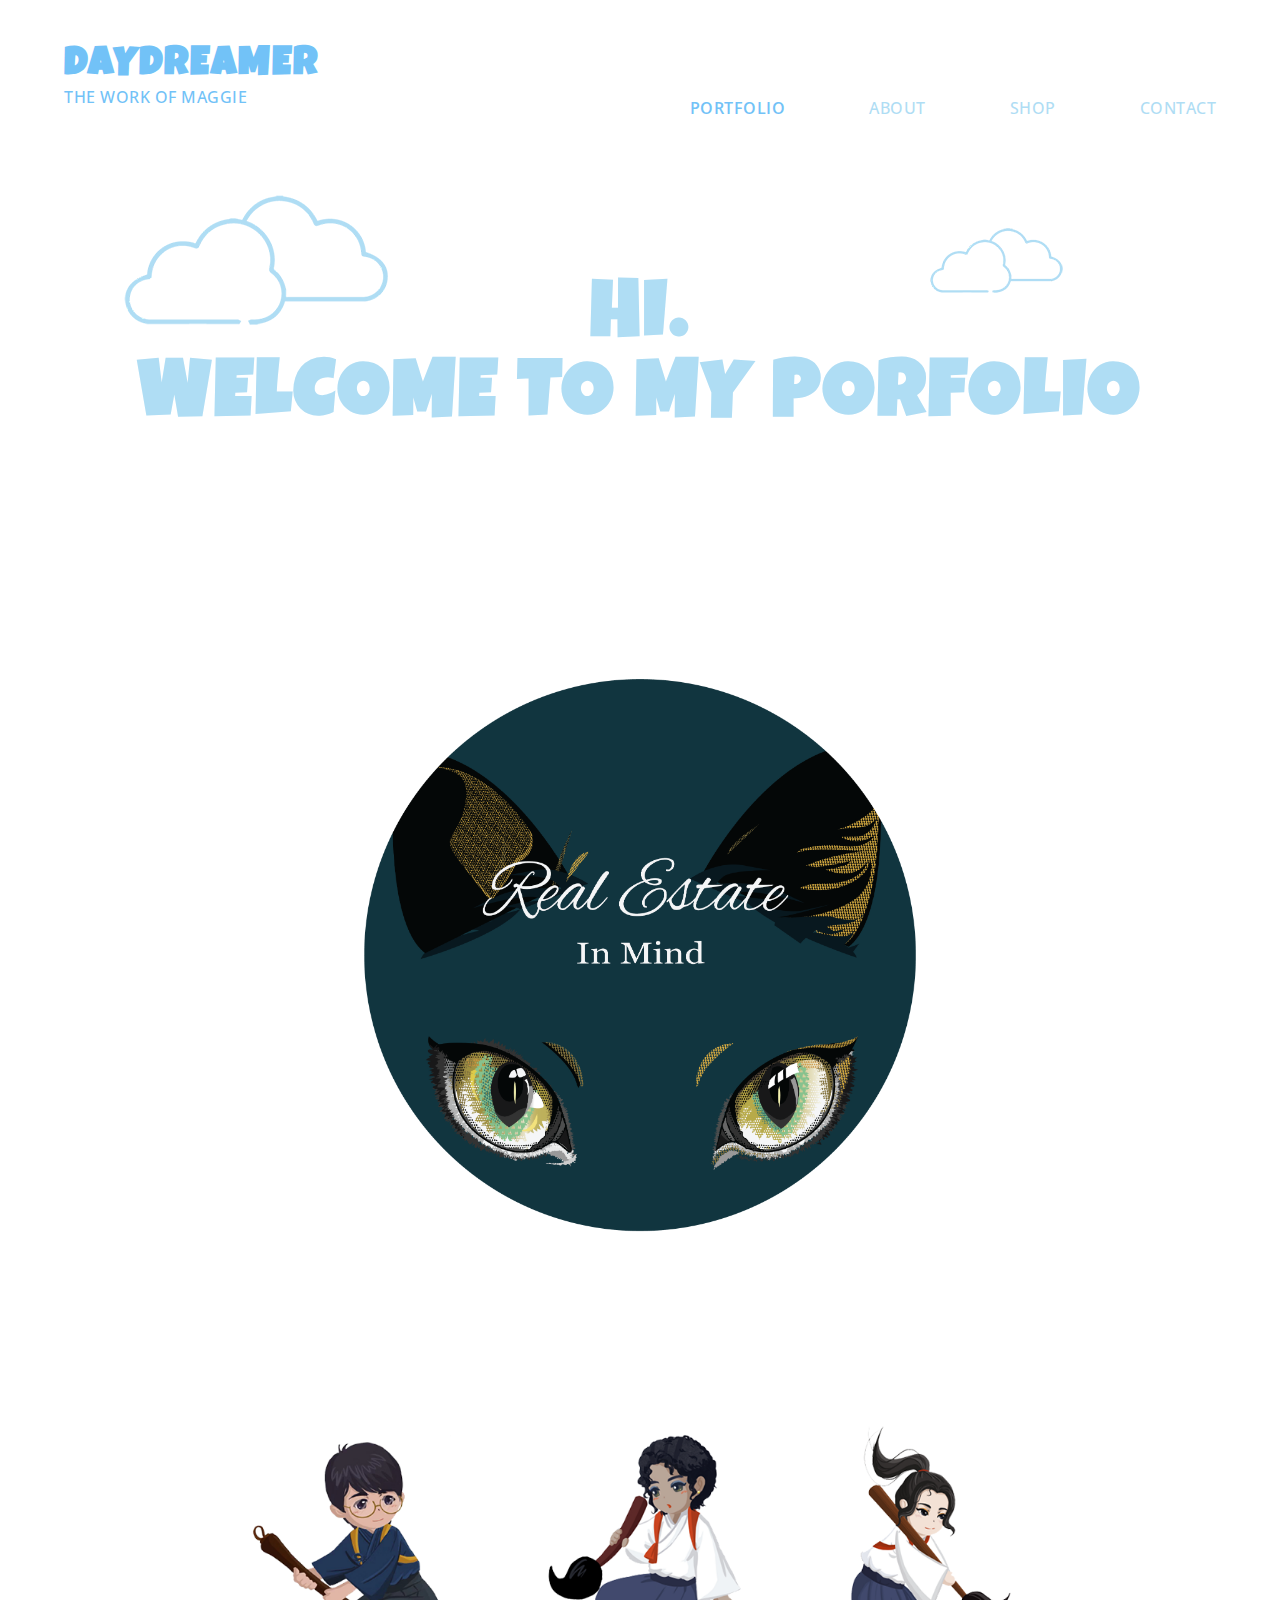
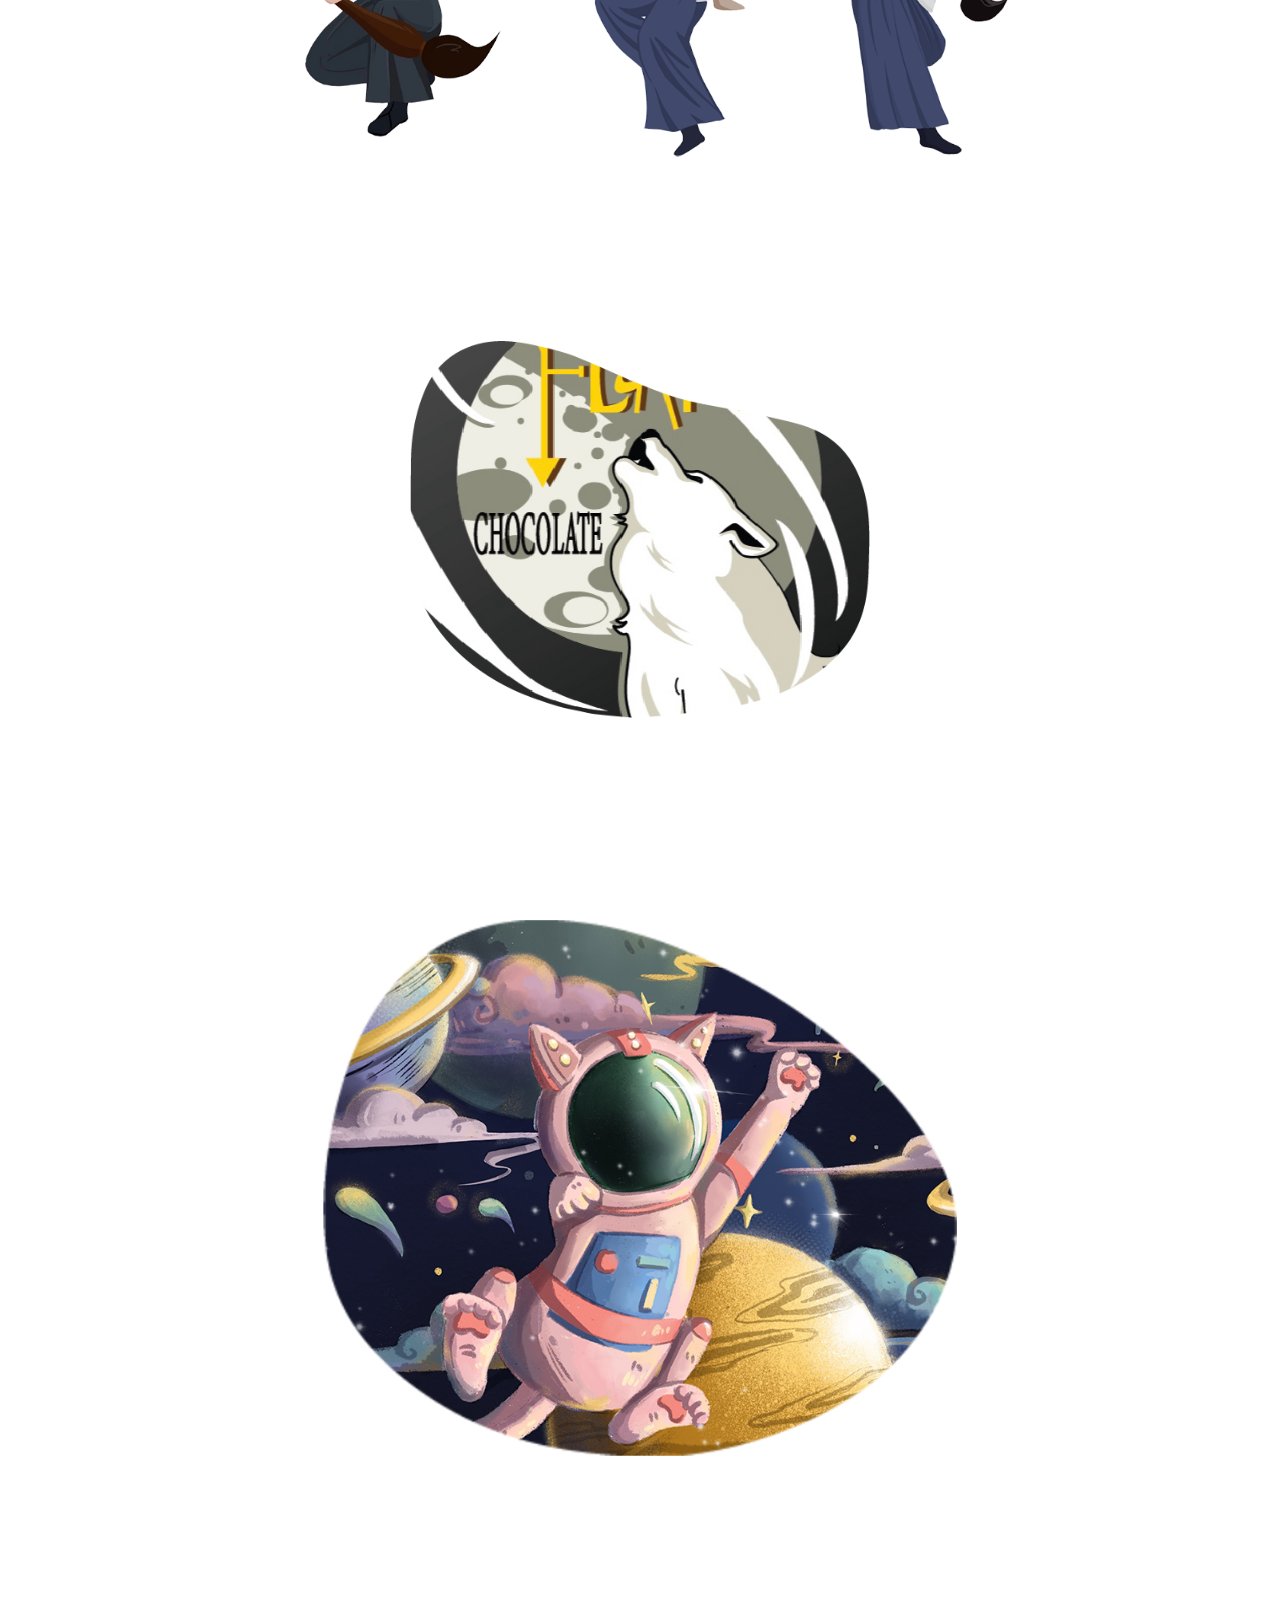
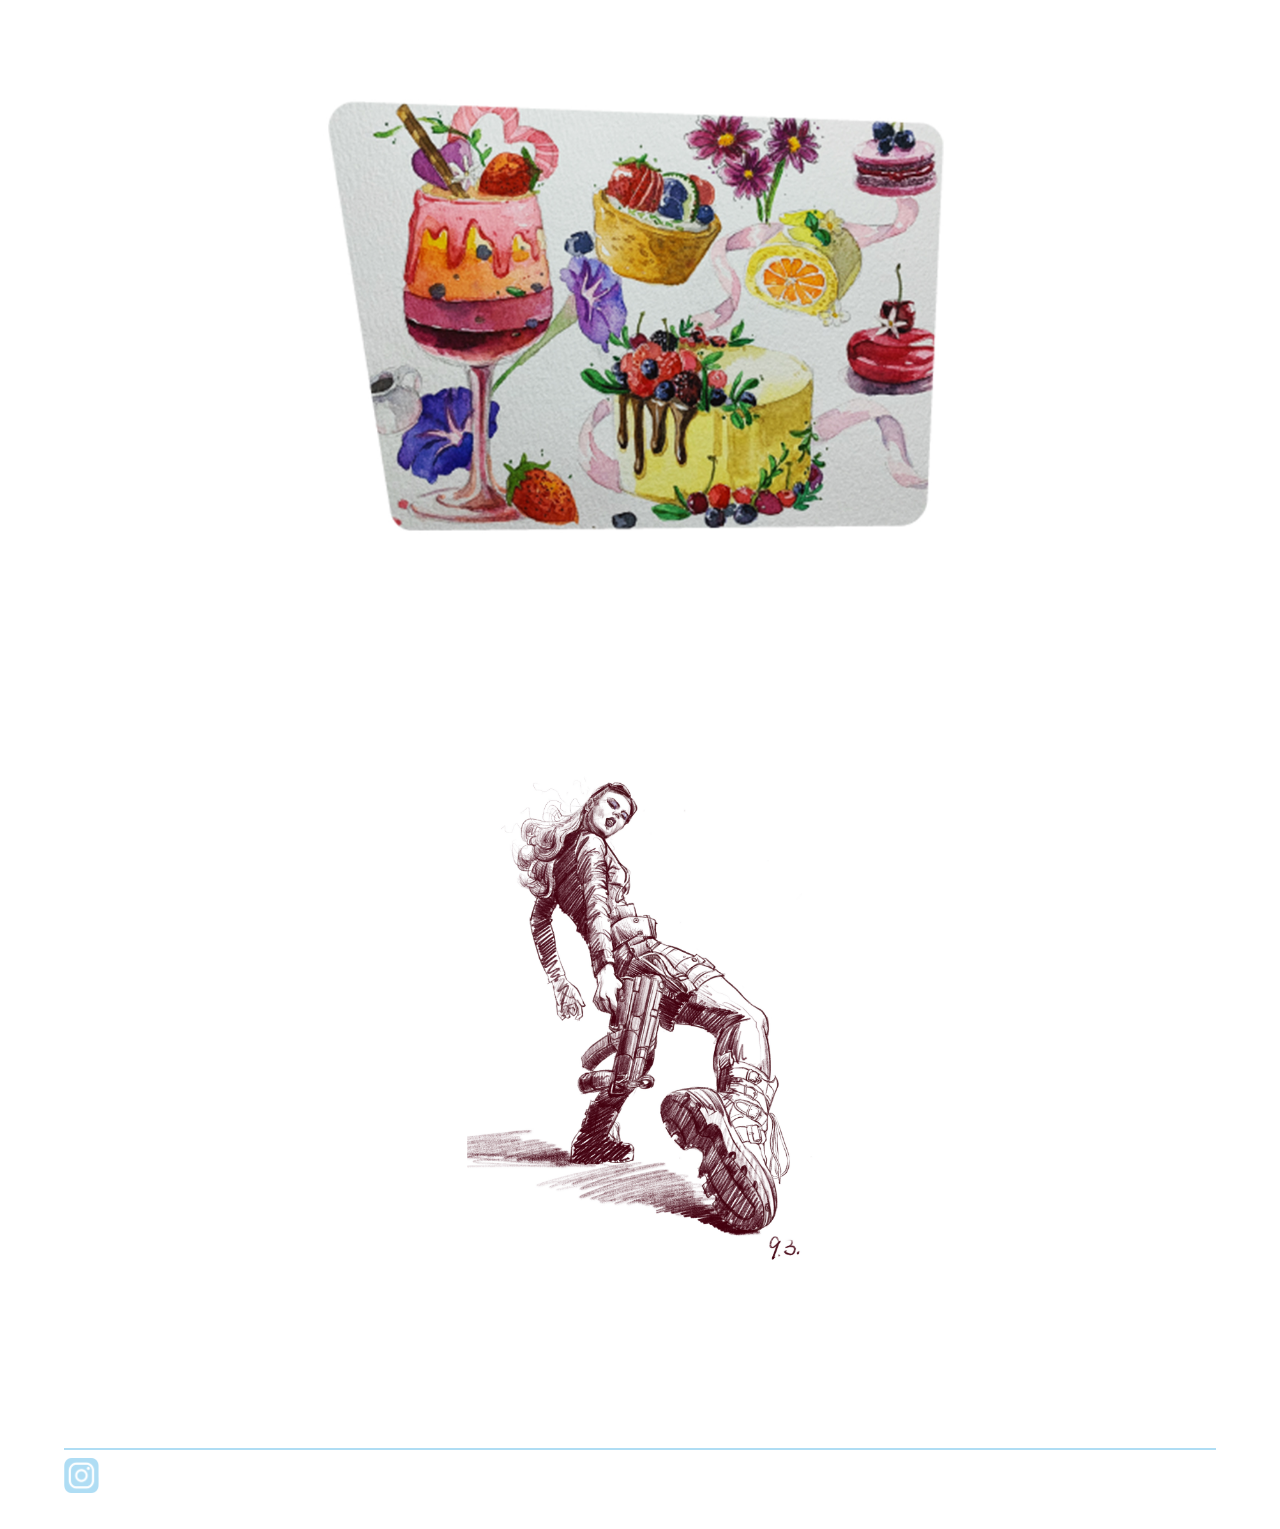
<file: index.html>
<!DOCTYPE html>
<html>
    <html lang="en">
        <head>
            <meta charset="UTF-8">
            <title> Maggie's Portfolio </title>
            <link href="https://fonts.googleapis.com/css?family=Luckiest+Guy&display=swap" rel="stylesheet">
            <link href="https://fonts.googleapis.com/css?family=Luckiest+Guy|Open+Sans&display=swap" rel="stylesheet">
            <link  rel= "stylesheet" href="css/maggie_css.css"> 
        </head>
        <header>
            <div class="header_box">
                <div class="header_left"><h1>DAYDREAMER</h1>
                    <h2>THE WORK OF MAGGIE</h2></div>
                <nav class="navbar">
                    <ul>
                        <li><a class="current" href="index.html"> PORTFOLIO</a> </li>
                        <li><a href="maggie_about_page.html">ABOUT</a></li>
                        <li><a  href="maggie_shop_page.html">SHOP</a></li>
                        <li><a  href="https://form.jotform.com/193461871572162">CONTACT</a></li>
                    </ul>

                </nav>
            </div>
        </header>

        <body>


            <img class="big_cloud" src="image/big_cloud.png" alt="cloud">
            <img class="small_cloud" src="image/small_cloud.png" alt="cloud">
            <h1>HI.<br> WELCOME TO MY PORFOLIO</h1>
            <div class="wrapper">

                <img class="image" src="image/home/font_cover.png" alt="cat" height="50%" width="50%"> 
                <div class="overlay">
                    <div class="content">    <a href="maggie_Album_design_page.html"> Album Design </a></div>
                </div>
            </div>

            <div class="wrapper">
                <img class="image"  src="image/home/brush-01.png"alt="brush" width="70%vw" > 
                <div class="overlay">
                    <div class="content"> <a href="maggie_Brush_Kids_page.html">Brush Kids</a>
                    </div>
                </div>
            </div>
            <div class="wrapper">
                <img class="image"  src="image/home/woof.png" alt="woof" width="40%vw">
                <div class="overlay">
                    <div class="content">
                        <a href="maggie_cereal_box.html"> Cereal box </a> 
                    </div>
                </div>
            </div>
            <br>
            <div class="wrapper">
                <img class="image"  src="image/home/fantac.png" alt="dream" width="55%vw">
                <div class="overlay">
                    <div class="content">
                        <a href="maggie_fantacy_page.html"> fantasy dream </a> 
                    </div>
                </div>
            </div>
                   <div class="wrapper">
                <img class="image"  src="image/home/food.jpg" alt="food"  width="55%vw">
                <div class="overlay">
                    <div class="content">
                        <a href="maggie_food_page.html"> food <br>illustration </a> 
                    </div>
                </div>
            </div>
                          <div class="wrapper">
                <img class="image"  src="image/home/lin.png" alt="line art" width="30%vw">
                <div class="overlay">
                    <div class="content">
                        <a href="maggie_lineart_page.html"> line art </a> 
                    </div>
                </div>
            </div>




            <footer>
                <a href="https://www.instagram.com/lin_xinying/"> <img class="image" src="image/IG.png"
                                  alt="IG" width="35rme" height="35rem" >  </a>
            </footer>


        </body>






    </html>
</file>
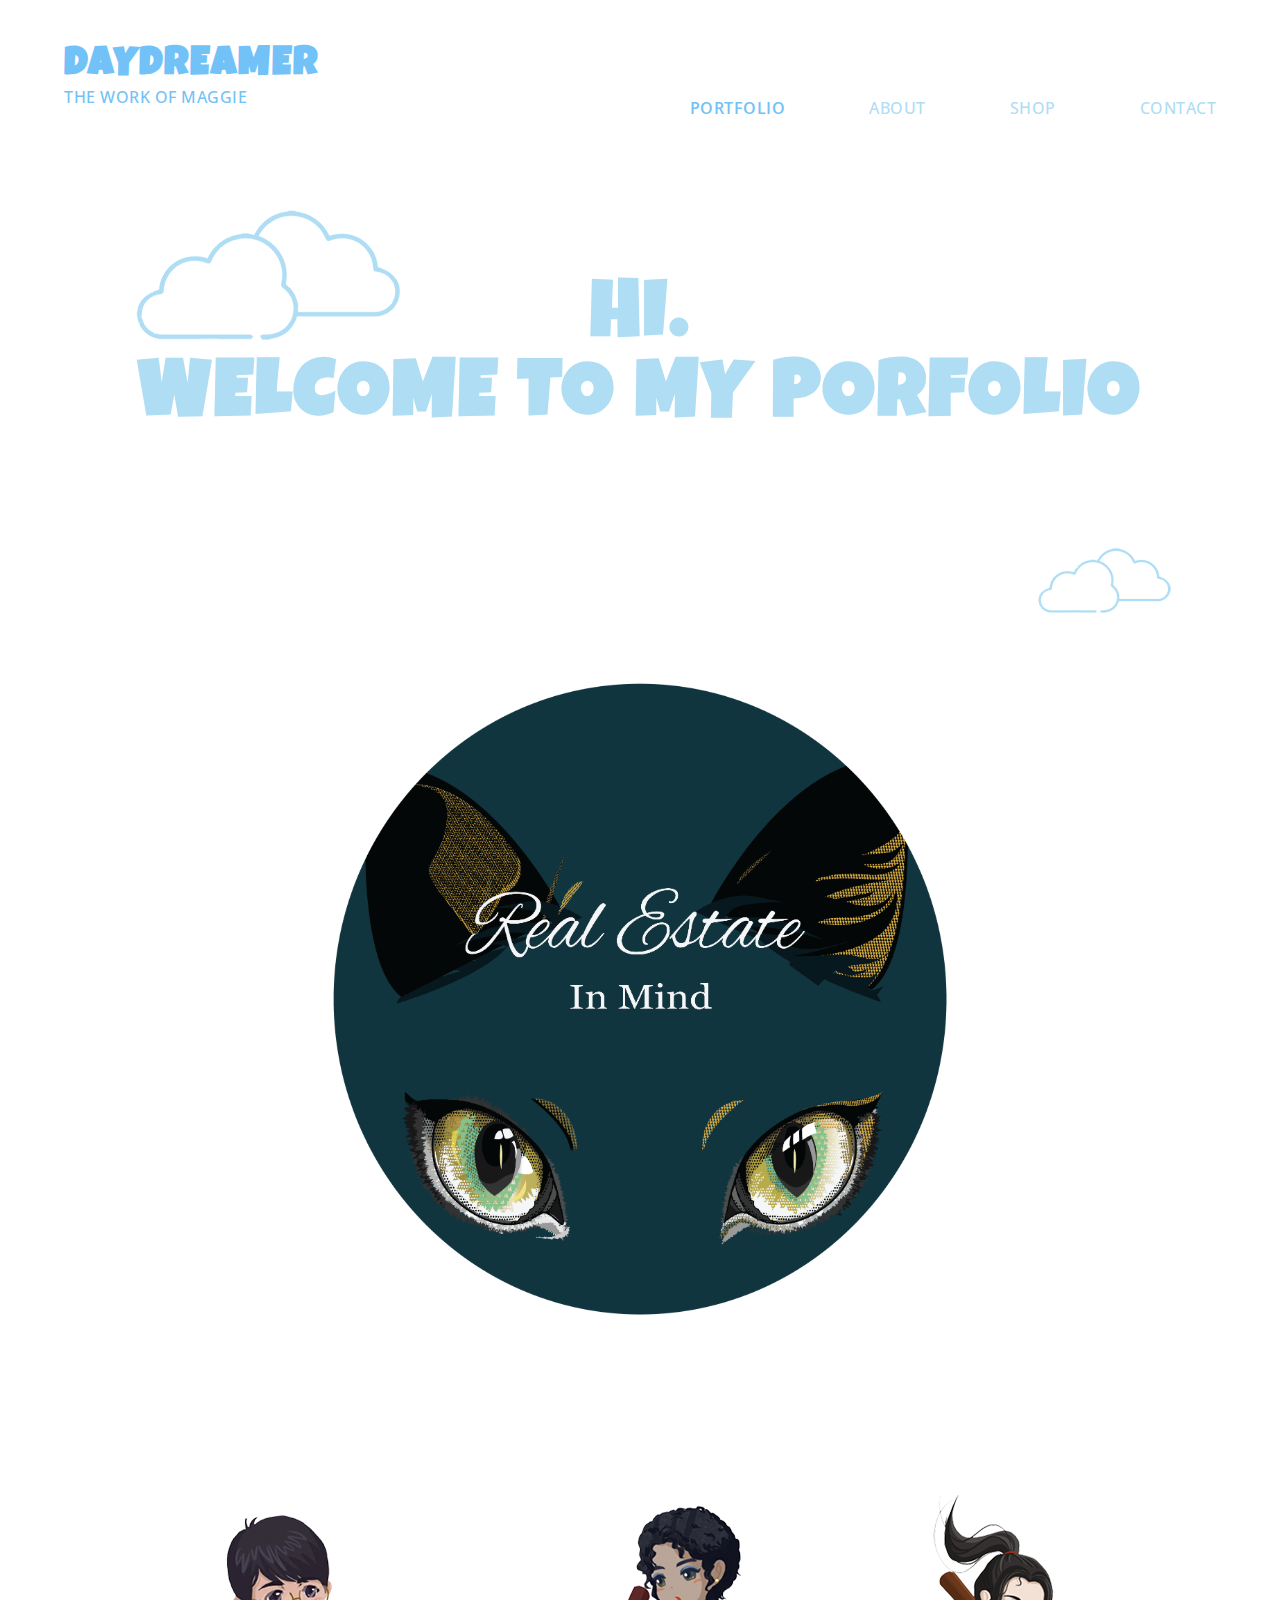
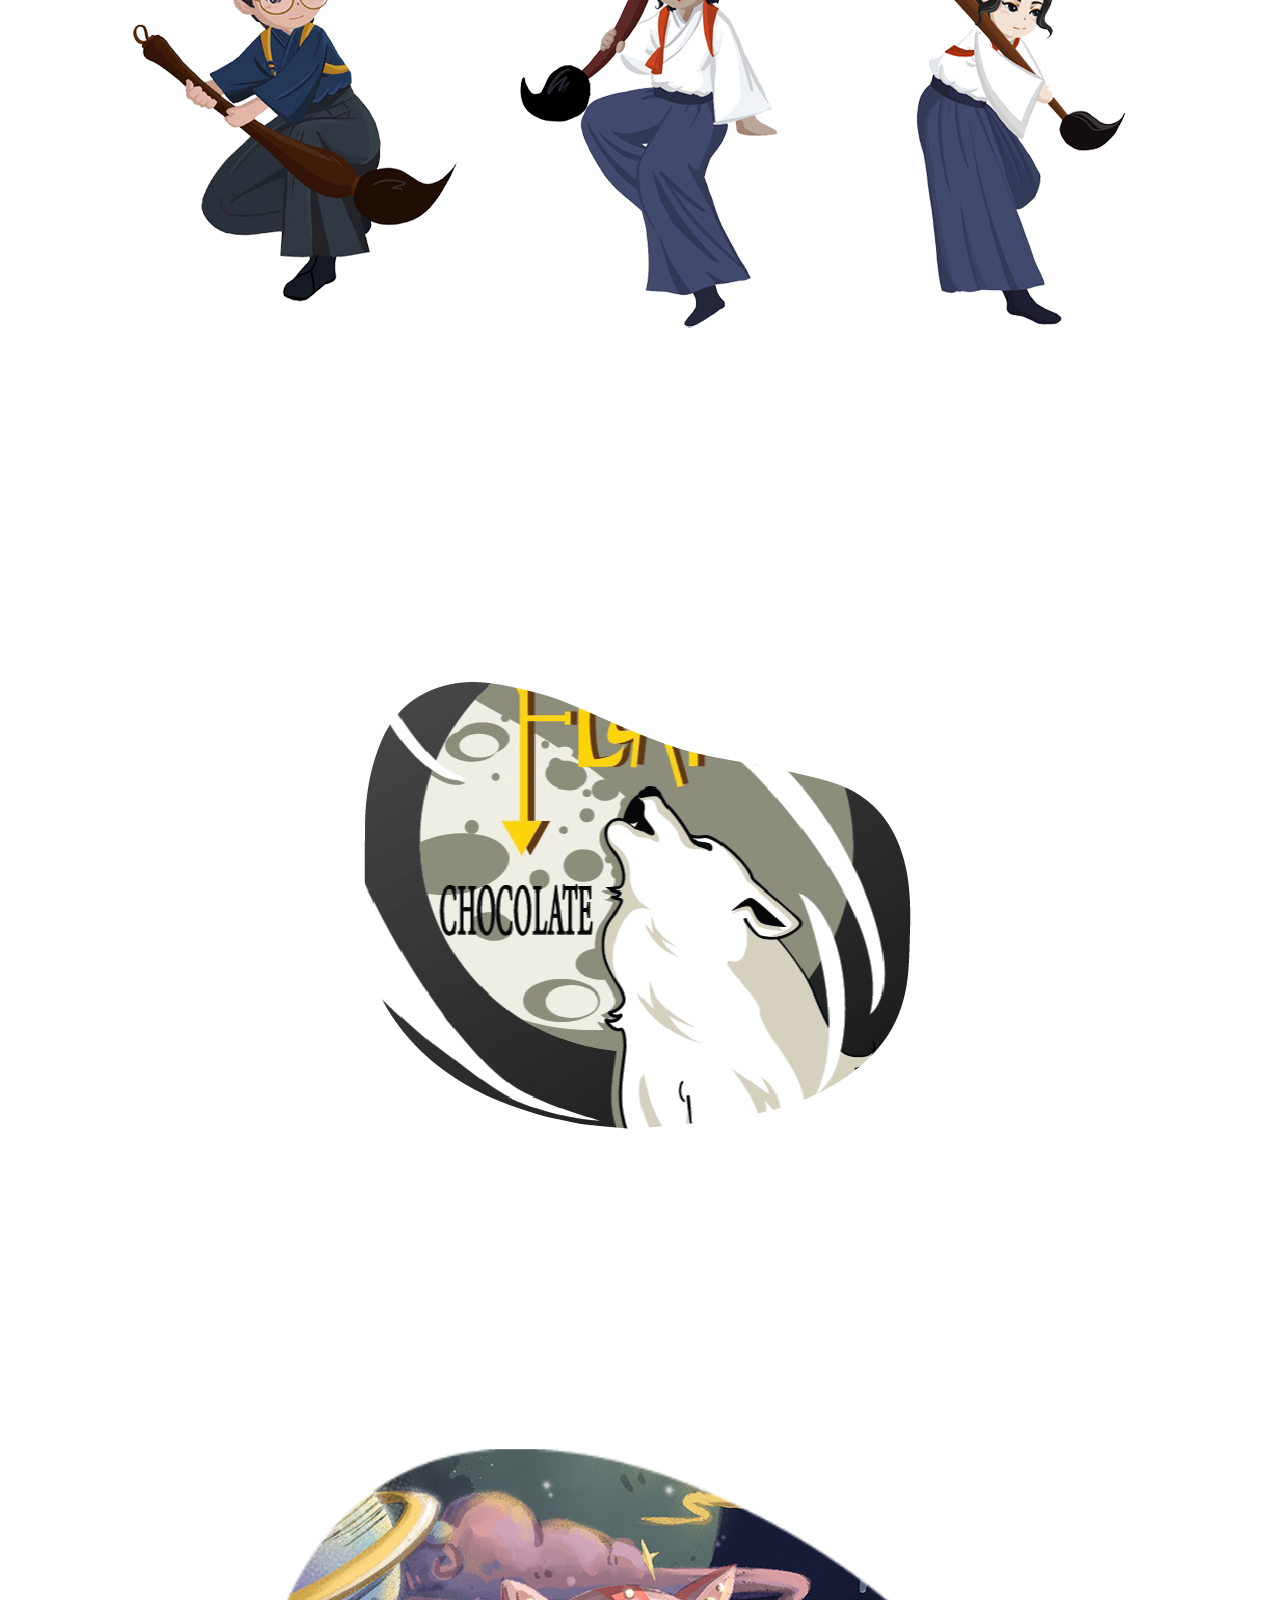
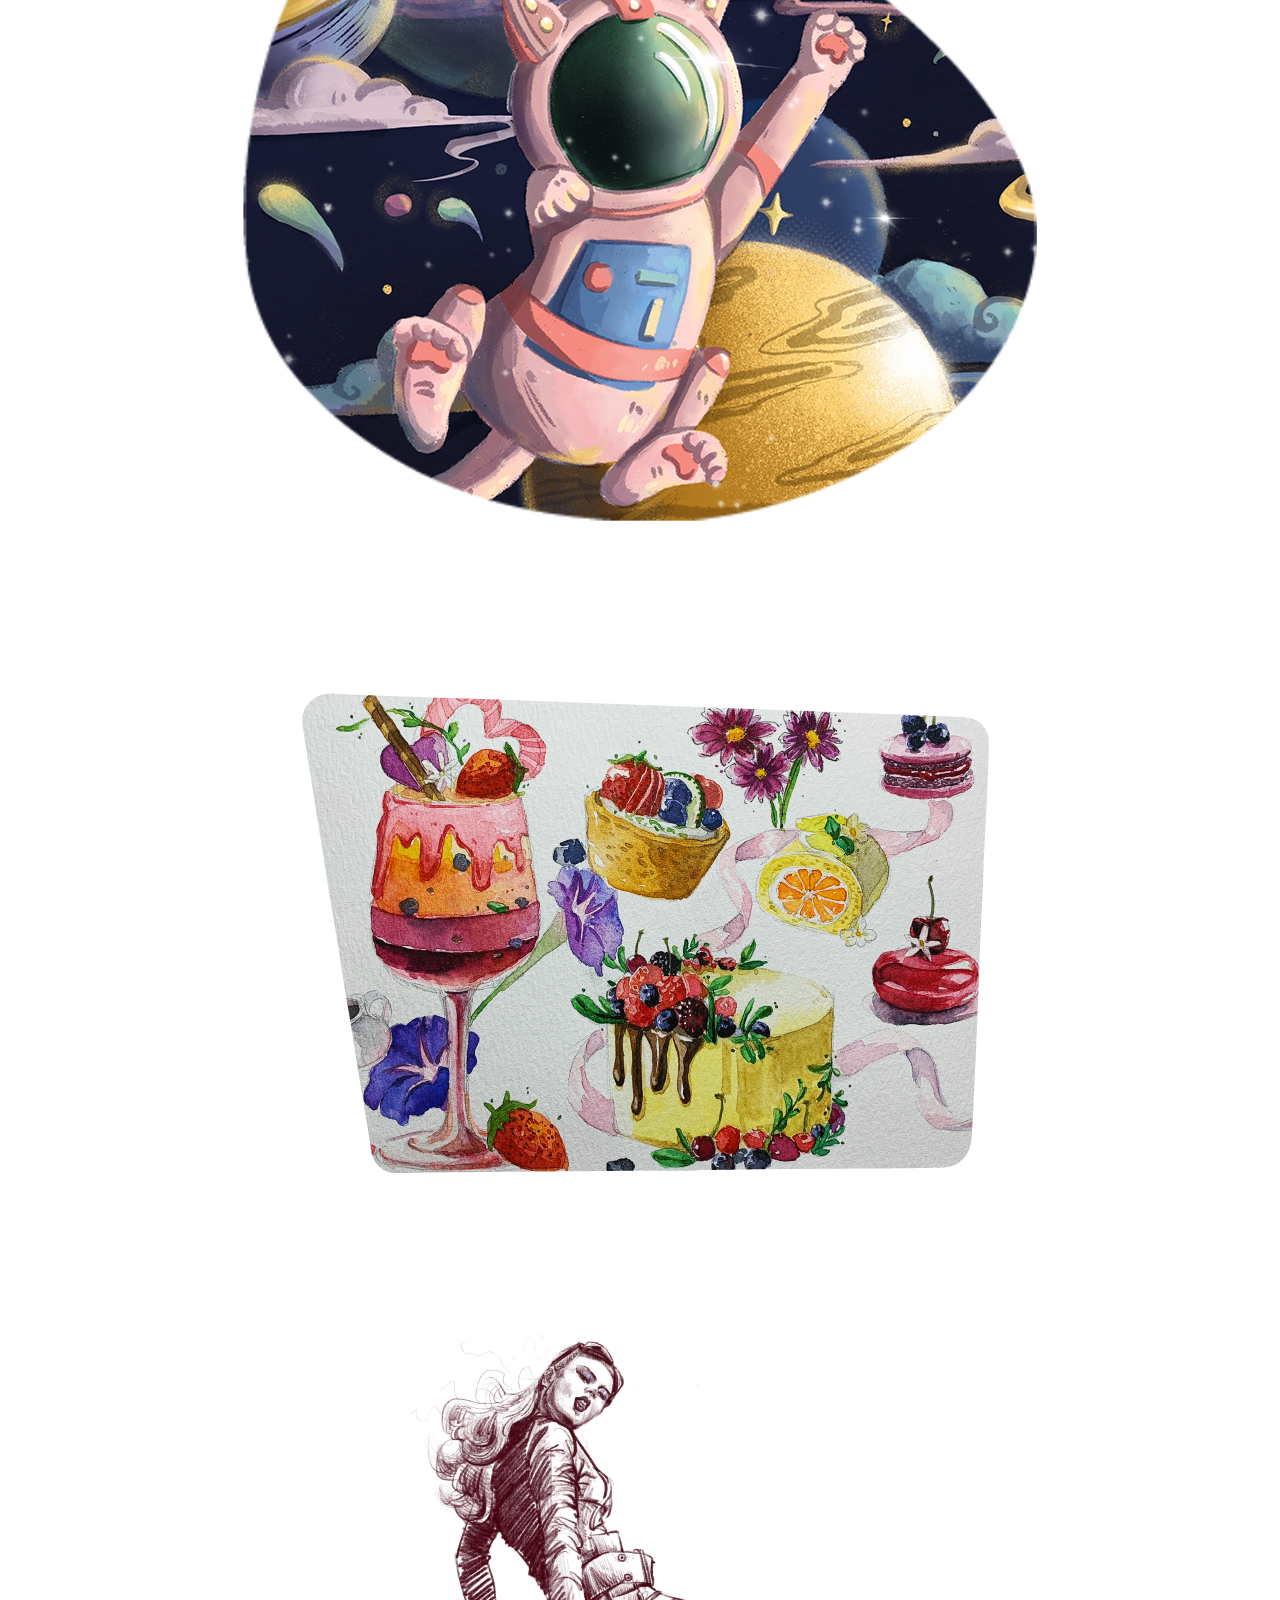
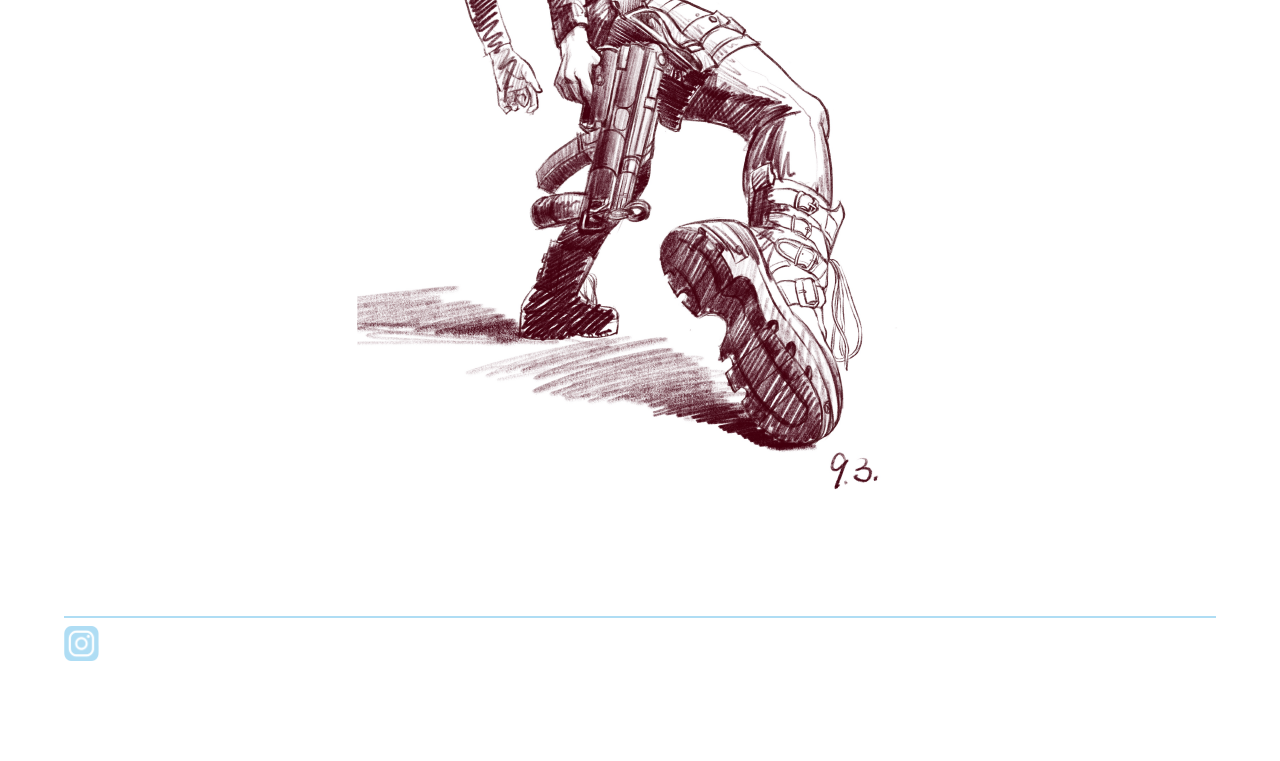
<file: maggie/html/index.html>
<!DOCTYPE html>
<html>
    <html lang="en">
        <head>
            <meta charset="UTF-8">
            <title> Maggie's Portfolio </title>
            <link href="https://fonts.googleapis.com/css?family=Luckiest+Guy&display=swap" rel="stylesheet">
            <link href="https://fonts.googleapis.com/css?family=Luckiest+Guy|Open+Sans&display=swap" rel="stylesheet">
            <link  rel= "stylesheet" href="../css/maggie_css.css"> 
        </head>
        <header>
            <div class="header_box">
                <div class="header_left"><h1>DAYDREAMER</h1>
                    <h2>THE WORK OF MAGGIE</h2></div>
                <nav class="navbar">
                    <ul>
                        <li><a class="current" href="maggie_home_page.html"> PORTFOLIO</a> </li>
                        <li><a href="maggie_about_page.html">ABOUT</a></li>
                        <li><a  href="maggie_shop_page.html">SHOP</a></li>
                        <li><a  href="maggie_contact_page.html">CONTACT</a></li>
                    </ul>

                </nav>
            </div>
        </header>

        <body>

            <div class="box">
                <img class="big_cloud" src="../image/big_cloud.png" alt="cloud">
                <img class="small_cloud" src="../image/small_cloud.png" alt="cloud">
                <h1>HI.<br> WELCOME TO MY PORFOLIO</h1>

                <a href="maggie_Album_design_page.html"> <img class="image" src="../image/home/font_cover.png" alt="cat" height="640px" width="640px">  </a>
                <a href="maggie_Brush_Kids_page.html"> <img class="image"  src="../image/home/brush-01.png"alt="brush" height="">  </a>
                <a href="maggie_cereal_box.html"> <img class="image"  src="../image/home/woof.png"
                                  alt="woof" >  </a>
                <a href="maggie_fantacy_page.html"> <img class="image"  src="../image/home/fantac.png"
                                  alt="dream">  </a>
                <a href="maggie_food_page.html"> <img class="image"  src="../image/home/food.png"
                                  alt="food">  </a>
                <br>
                <a href="#"> <img class="image"  src="../image/home/lin.png"alt="line art">  </a>
                <footer>
                    <a href="#"> <img class="image" src="../image/IG.png"
                                      alt="IG" width="35rme" height="35rem" >  </a>
                </footer>
            </div>
            
        </body>






    </html>
</file>
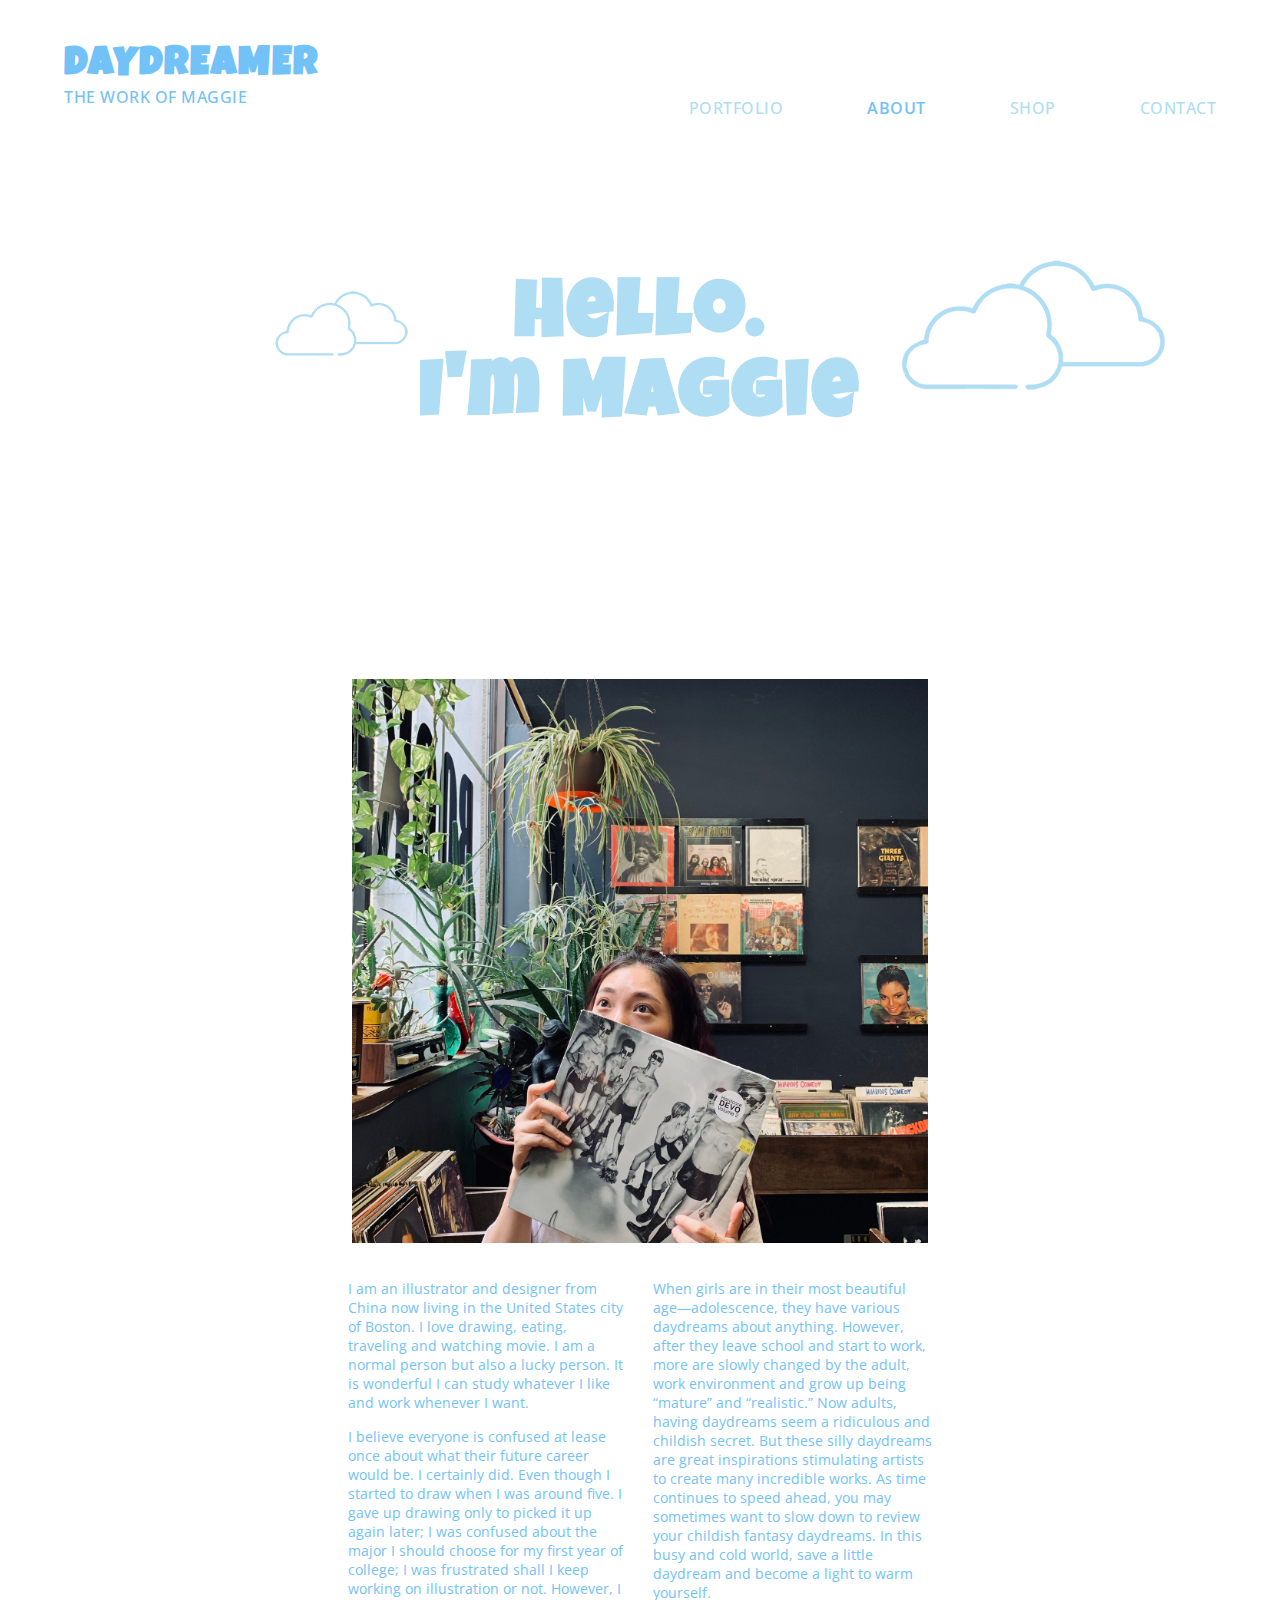
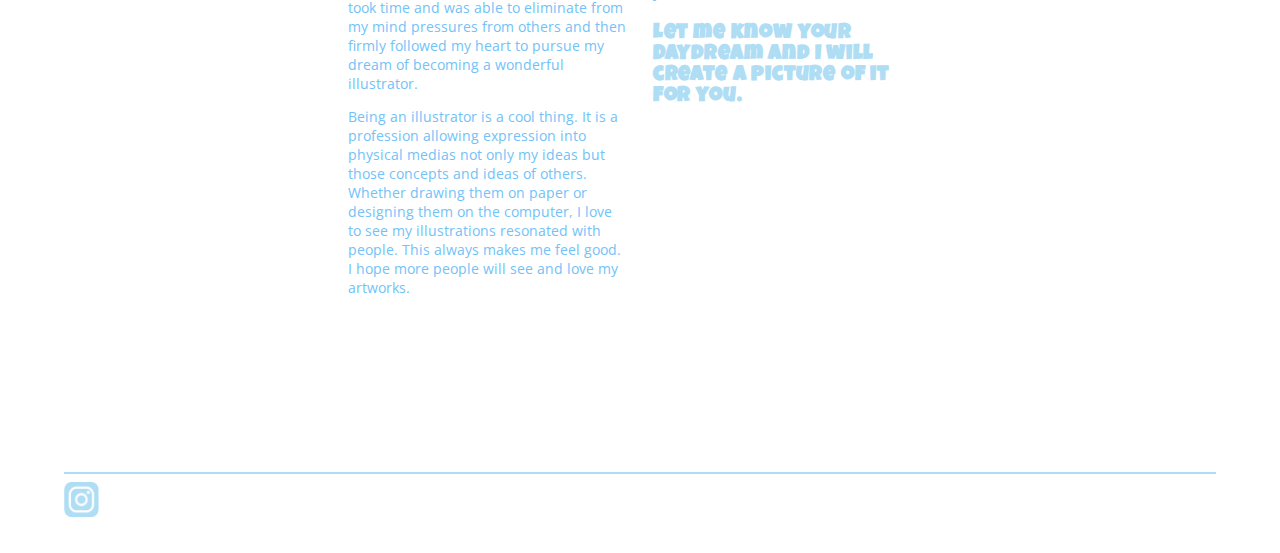
<file: maggie_about_page.html>
<!DOCTYPE html>
<html>
    <html lang="en">
        <head>
            <meta charset="UTF-8">
            <title> Maggie's Story </title>
            <link href="https://fonts.googleapis.com/css?family=Luckiest+Guy&display=swap" rel="stylesheet">
            <link href="https://fonts.googleapis.com/css?family=Luckiest+Guy|Open+Sans&display=swap" rel="stylesheet">
            <link  rel= "stylesheet" href="css/maggie_css.css"> 
        </head>
        <header>
            <div class="header_box">
                <div class="header_left"><h1>DAYDREAMER</h1>
                    <h2>THE WORK OF MAGGIE</h2></div>
                <nav class="navbar">
                    <ul>
                        <li><a href="index.html"> PORTFOLIO</a> </li>
                        <li><a class="current" href="maggie_about_page.html">ABOUT</a></li>
                        <li><a  href="maggie_shop_page.html">SHOP</a></li>
                        <li><a  href="https://form.jotform.com/193461871572162">CONTACT</a></li>
                    </ul>

                </nav>
            </div>
        </header>

        <body>

            <div class="box">
                <img class="big_cloud_1" src="image/big_cloud.png" alt="cloud">
                <img class="small_cloud_1" src="image/small_cloud.png" alt="cloud">
                <h1>Hello.<br>I'm Maggie</h1>

                <img src="image/about/WeChat+Image_20190912140042.jpg"
                     alt="my piture" width="50%vw">
                <div class="about_grid_parent">
                    <div class="first_colume"> <p class="p1">I am an illustrator and designer from China now living in the United States city of Boston. I love drawing, eating, traveling and watching movie. I am a normal person but also a lucky person. It is wonderful I can study whatever I like and work whenever I want.</p>
                        <p class="p2">I believe everyone is confused at lease once about what their future career would be. I certainly did. Even though I started to draw when I was around five. I gave up drawing only to picked it up again later; I was confused about the major I should choose for my first year of college; I was frustrated shall I keep working on illustration or not. However, I took time and was able to eliminate from my mind pressures from others and then firmly followed my heart to pursue my dream of becoming a wonderful illustrator.</p>  

                        <p class="p3">Being an illustrator is a cool thing. It is a profession allowing expression into physical medias not only my ideas but those concepts and ideas of others. Whether drawing them on paper or designing them on the computer, I love to see my illustrations resonated with people. This always makes me feel good. I hope more people will see and love my artworks.</p></div>

                    <div class="second_colume">  <p class="p4"> When girls are in their most beautiful age—adolescence, they have various daydreams about anything. However, after they leave school and start to work, more are slowly changed by the adult, work environment and  grow up being “mature” and “realistic.” Now adults, having daydreams seem a ridiculous and childish secret. But these silly daydreams are  great inspirations stimulating artists to create many incredible works. As time continues to speed ahead, you may sometimes want to slow down to review your childish fantasy daydreams. In this busy and cold world, save a little daydream and become a light to warm yourself.</p>

                        <h3>
                            Let me know your Daydream and I will create a picture of it for you. </h3>
                    </div>

                </div>

                <footer>
                    <a href="https://www.instagram.com/lin_xinying/"> <img class="image" src="image/IG.png"
                                      alt="IG" width="35rme" height="35rem" >  </a>
                </footer>
            </div>
        </body>






    </html>
</file>
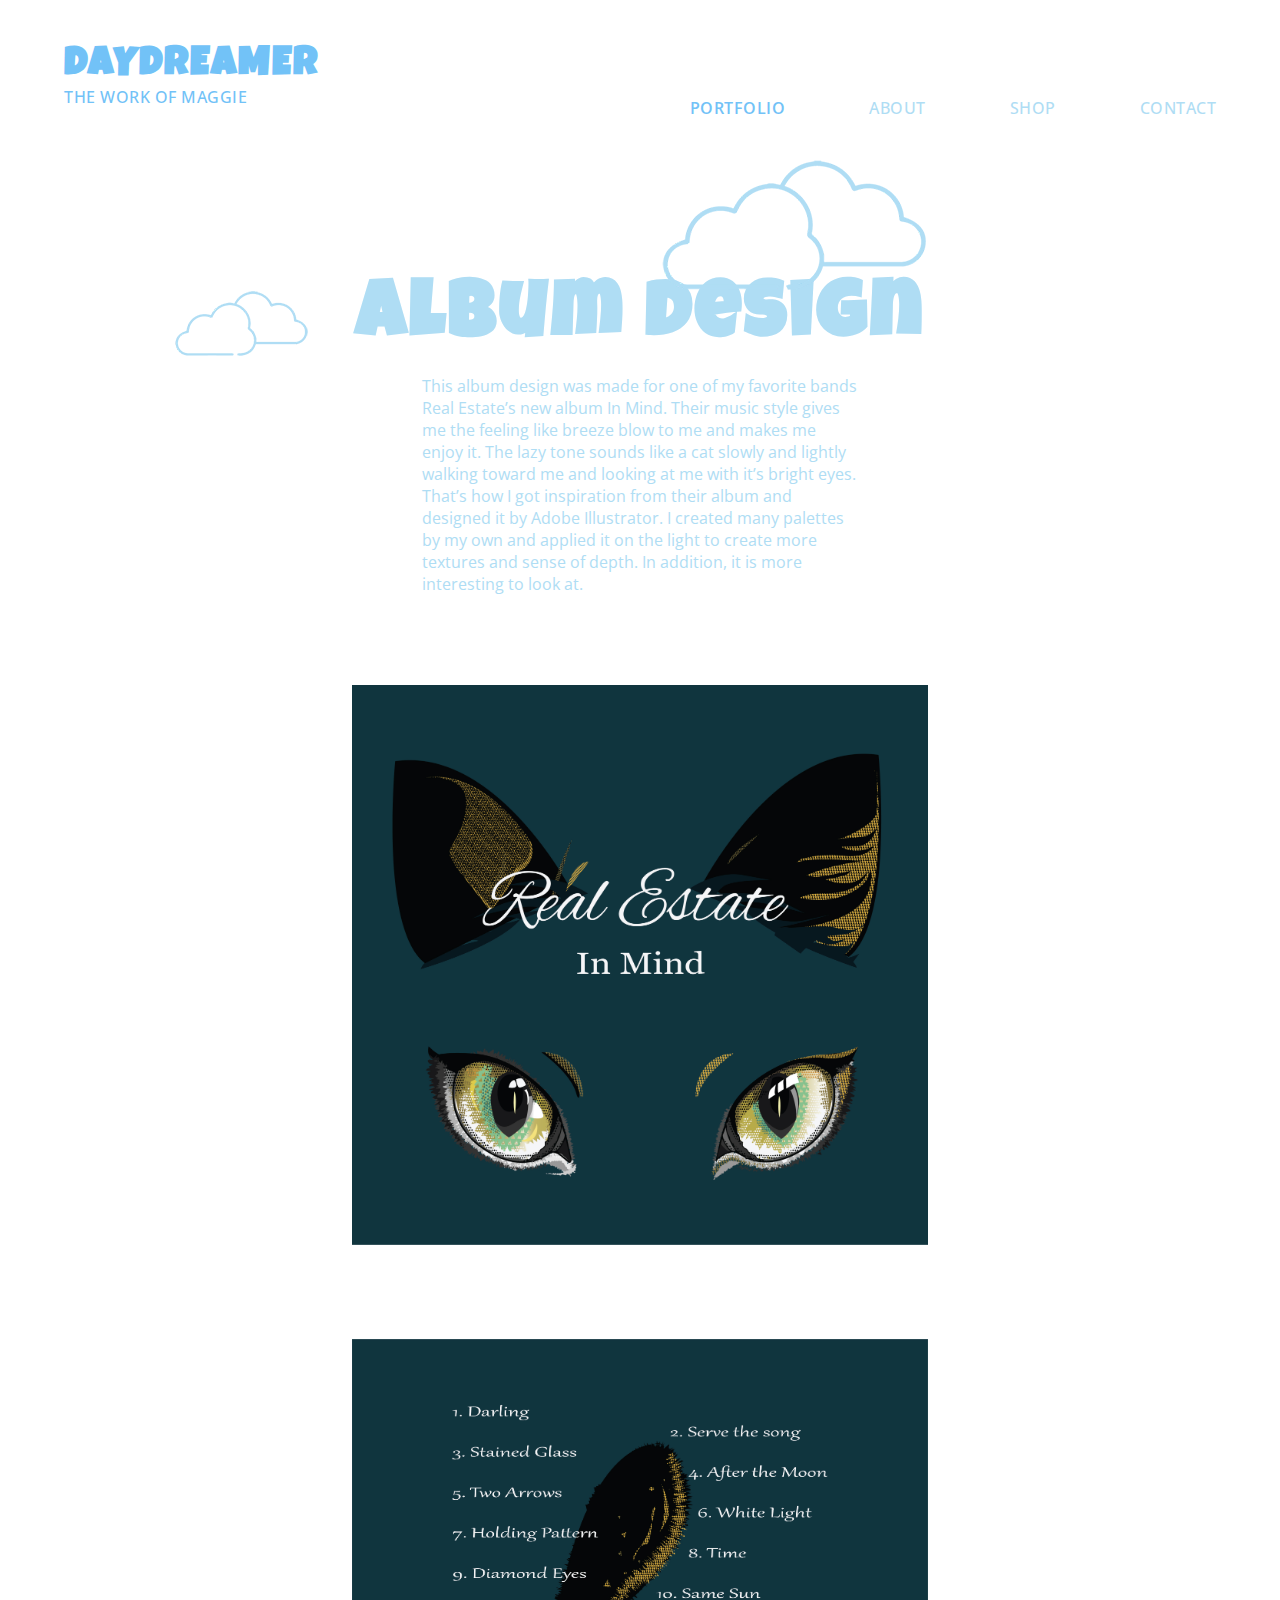
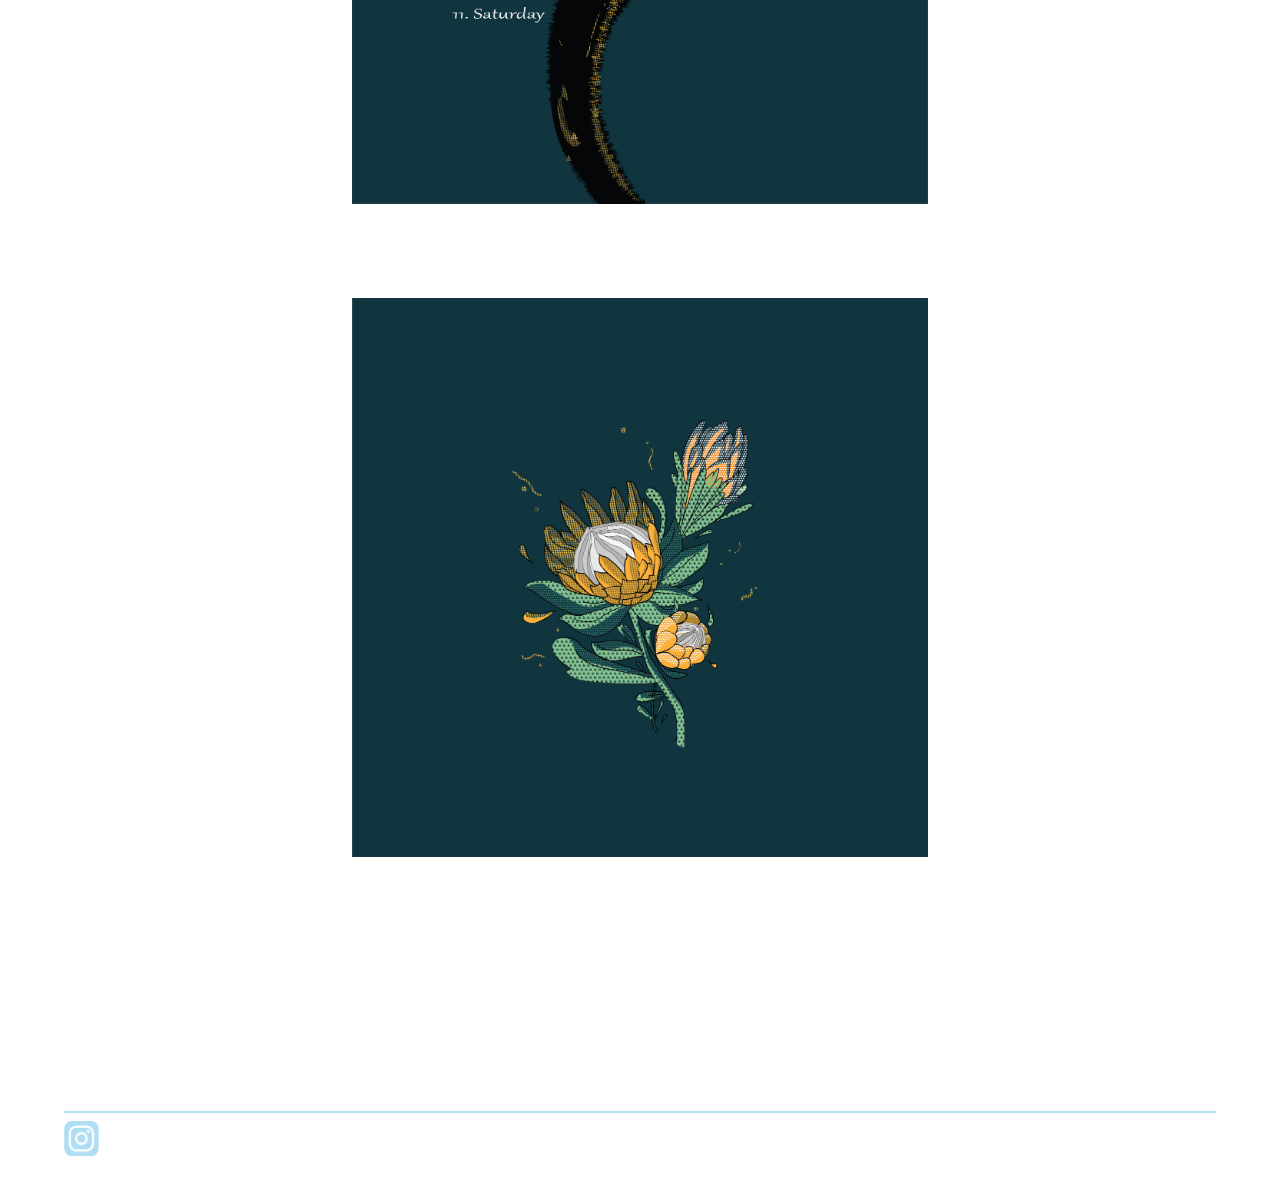
<file: maggie_Album_design_page.html>
<!DOCTYPE html>
<html>
    <html lang="en">
        <head>
            <meta charset="UTF-8">
            <title> Album Design </title>
            <link href="https://fonts.googleapis.com/css?family=Luckiest+Guy&display=swap" rel="stylesheet">
            <link href="https://fonts.googleapis.com/css?family=Luckiest+Guy|Open+Sans&display=swap" rel="stylesheet">
            <link  rel= "stylesheet" href="css/maggie_css.css"> 
        </head>
        <header>
            <div class="header_box">
                <div class="header_left"><h1>DAYDREAMER</h1>
                    <h2>THE WORK OF MAGGIE</h2></div>
                <nav class="navbar">
                    <ul>
                        <li><a class="current" href="index.html"> PORTFOLIO</a> </li>
                        <li><a href="maggie_about_page.html">ABOUT</a></li>
                        <li><a  href="maggie_shop_page.html">SHOP</a></li>
                        <li><a  href="https://form.jotform.com/193461871572162">CONTACT</a></li>
                    </ul>

                </nav>
            </div>
        </header>

        <body>

            <div class="box">
                <img class="big_cloud_album" src="image/big_cloud.png" alt="cloud">
                <img class="small_cloud_album" src="image/small_cloud.png" alt="cloud">
                <h1 class="detail_h1">Album design</h1>
                <div class="detail_text">
                    <p>This album design was made for one of my favorite bands Real Estate’s new album In Mind. Their music style gives me the feeling like breeze blow to me and makes me enjoy it. The lazy tone sounds like a cat slowly and lightly walking toward me and looking at me with it’s bright eyes. That’s how I got inspiration from their album and designed it by Adobe Illustrator. I created many palettes by my own and applied it on the light to create more textures and sense of depth. In addition, it is more interesting to look at. </p></div>
                <div class="detail_image">
                    <img src="image/album/cd%20cover-01-01.jpg" alt="album" width="50%vw">
                    <img src="image/album/cd%20cover-01-02.jpg" alt="album" width="50%vw">
                    <img src="image/album/cd%20cover-01-03.jpg" alt="album" width="50%vw">
                </div>




                <footer>
                    <a href="https://www.instagram.com/lin_xinying/"> <img class="image" src="image/IG.png"
                                      alt="IG" width="35rme" height="35rem" >  </a>
                </footer>
            </div>
        </body>






    </html>
</file>
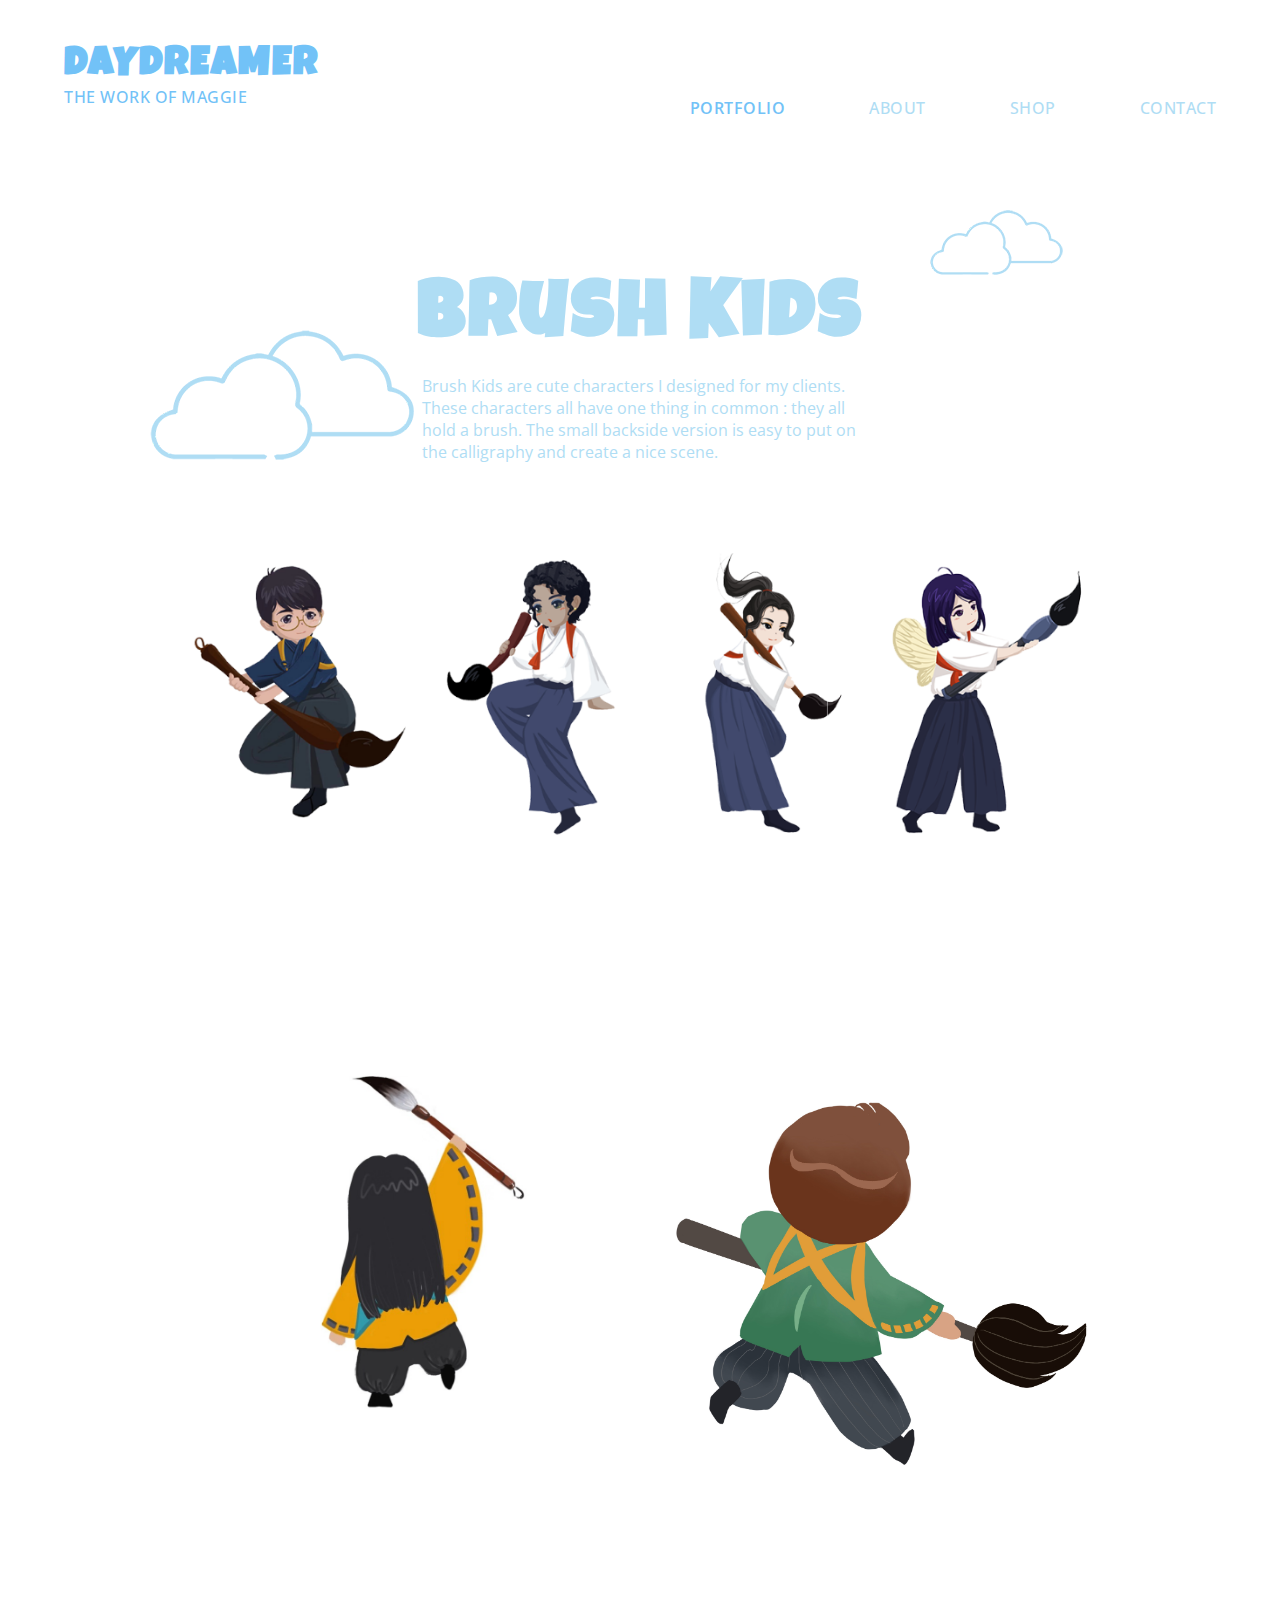
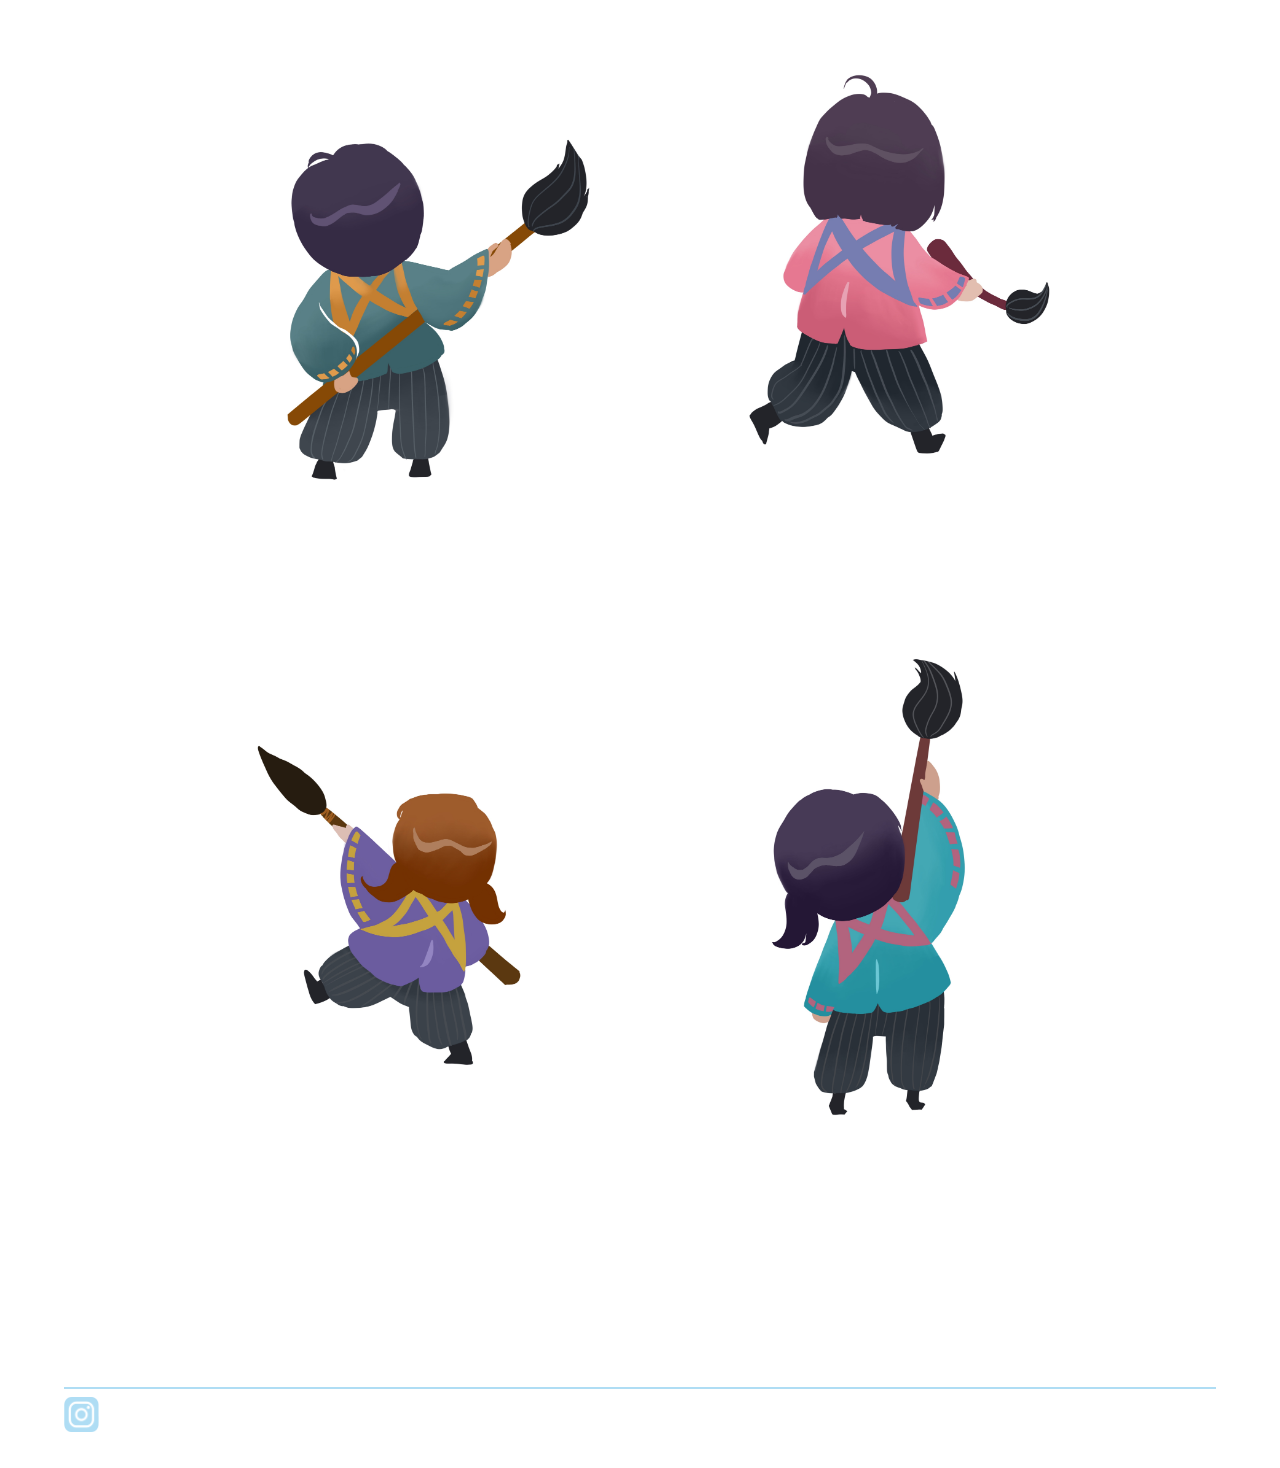
<file: maggie_Brush_Kids_page.html>
<!DOCTYPE html>
<html>
    <html lang="en">
        <head>
            <meta charset="UTF-8">
            <title> Brush Kids </title>
            <link href="https://fonts.googleapis.com/css?family=Luckiest+Guy&display=swap" rel="stylesheet">
            <link href="https://fonts.googleapis.com/css?family=Luckiest+Guy|Open+Sans&display=swap" rel="stylesheet">
            <link  rel= "stylesheet" href="css/maggie_css.css"> 
        </head>
        <header>
            <div class="header_box">
                <div class="header_left"><h1>DAYDREAMER</h1>
                    <h2>THE WORK OF MAGGIE</h2></div>
                <nav class="navbar">
                    <ul>
                        <li><a class="current" href="index.html"> PORTFOLIO</a> </li>
                        <li><a href="maggie_about_page.html">ABOUT</a></li>
                        <li><a  href="maggie_shop_page.html">SHOP</a></li>
                        <li><a  href="https://form.jotform.com/193461871572162">CONTACT</a></li>
                    </ul>

                </nav>
            </div>
        </header>

        <body>

            <div class="box">
                <img class="big_cloud_brush" src="image/big_cloud.png" alt="cloud">
                <img class="small_cloud_brush" src="image/small_cloud.png" alt="cloud">
                <h1 class="detail_h1">Brush Kids</h1>
                <div class="detail_text">
                    <p>Brush Kids are cute characters I designed for my clients. These characters all have one thing in common : they all hold a brush. The small backside version is easy to put on the calligraphy and create a nice scene. 
                    </p></div>
                <div class="detail_image">
                    <img src="image/brush/brush_1.png" alt="brush" width="80%vw">
                    <div class="brush_image">
                    <img src="image/brush/7.jpg" alt="brush"
                         width="40%vw">
                 <img src="image/brush/3.jpg" alt="brush"
                         width="40%vw">
                          <img src="image/brush/4.jpg" alt="brush"
                         width="40%vw">
                          <img src="image/brush/5.jpg" alt="brush"
                         width="40%vw">
                          <img src="image/brush/6.jpg" alt="brush"
                         width="40%vw">
                          <img src="image/brush/2.jpg" alt="brush"
                         width="40%vw">
                    
                        </div>
                </div>




                <footer>
                    <a href="https://www.instagram.com/lin_xinying/"> <img class="image" src="image/IG.png"
                                      alt="IG" width="35rme" height="35rem" >  </a>
                </footer>
            </div>
        </body>






    </html>
</file>
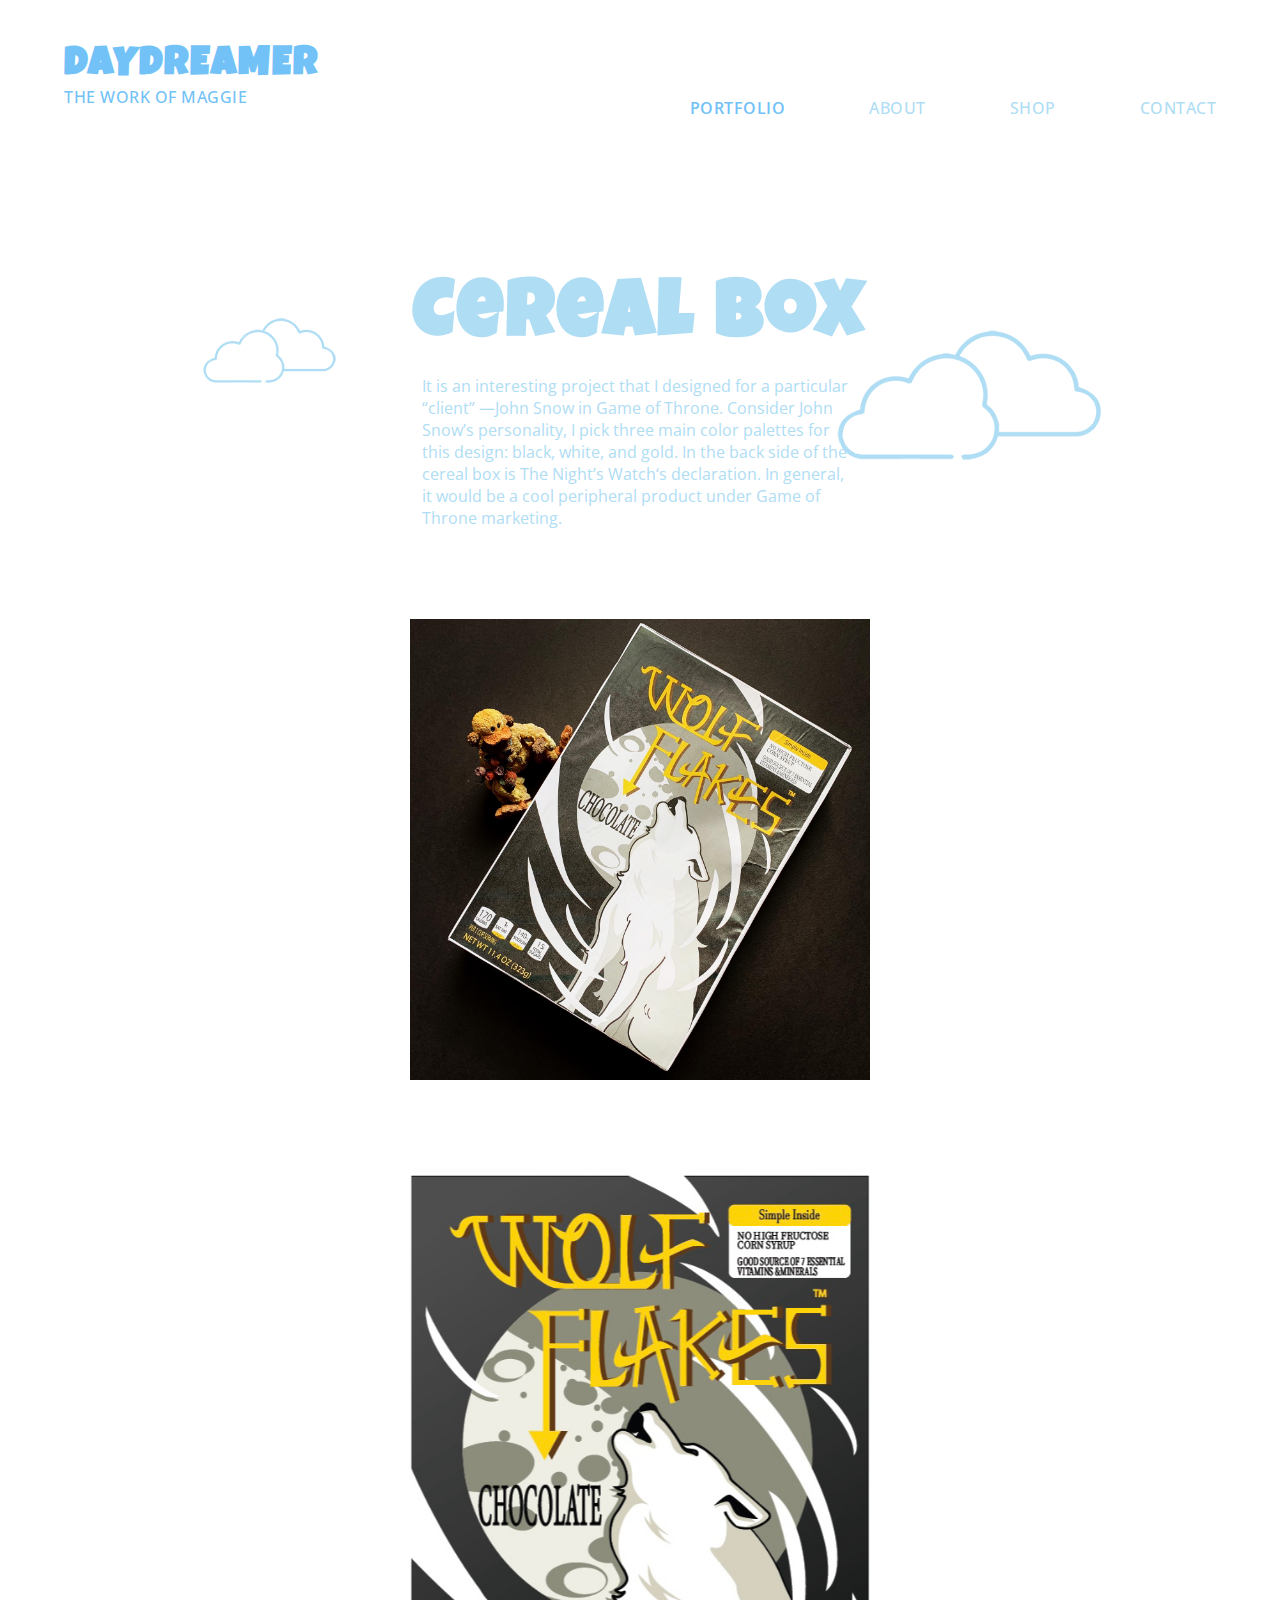
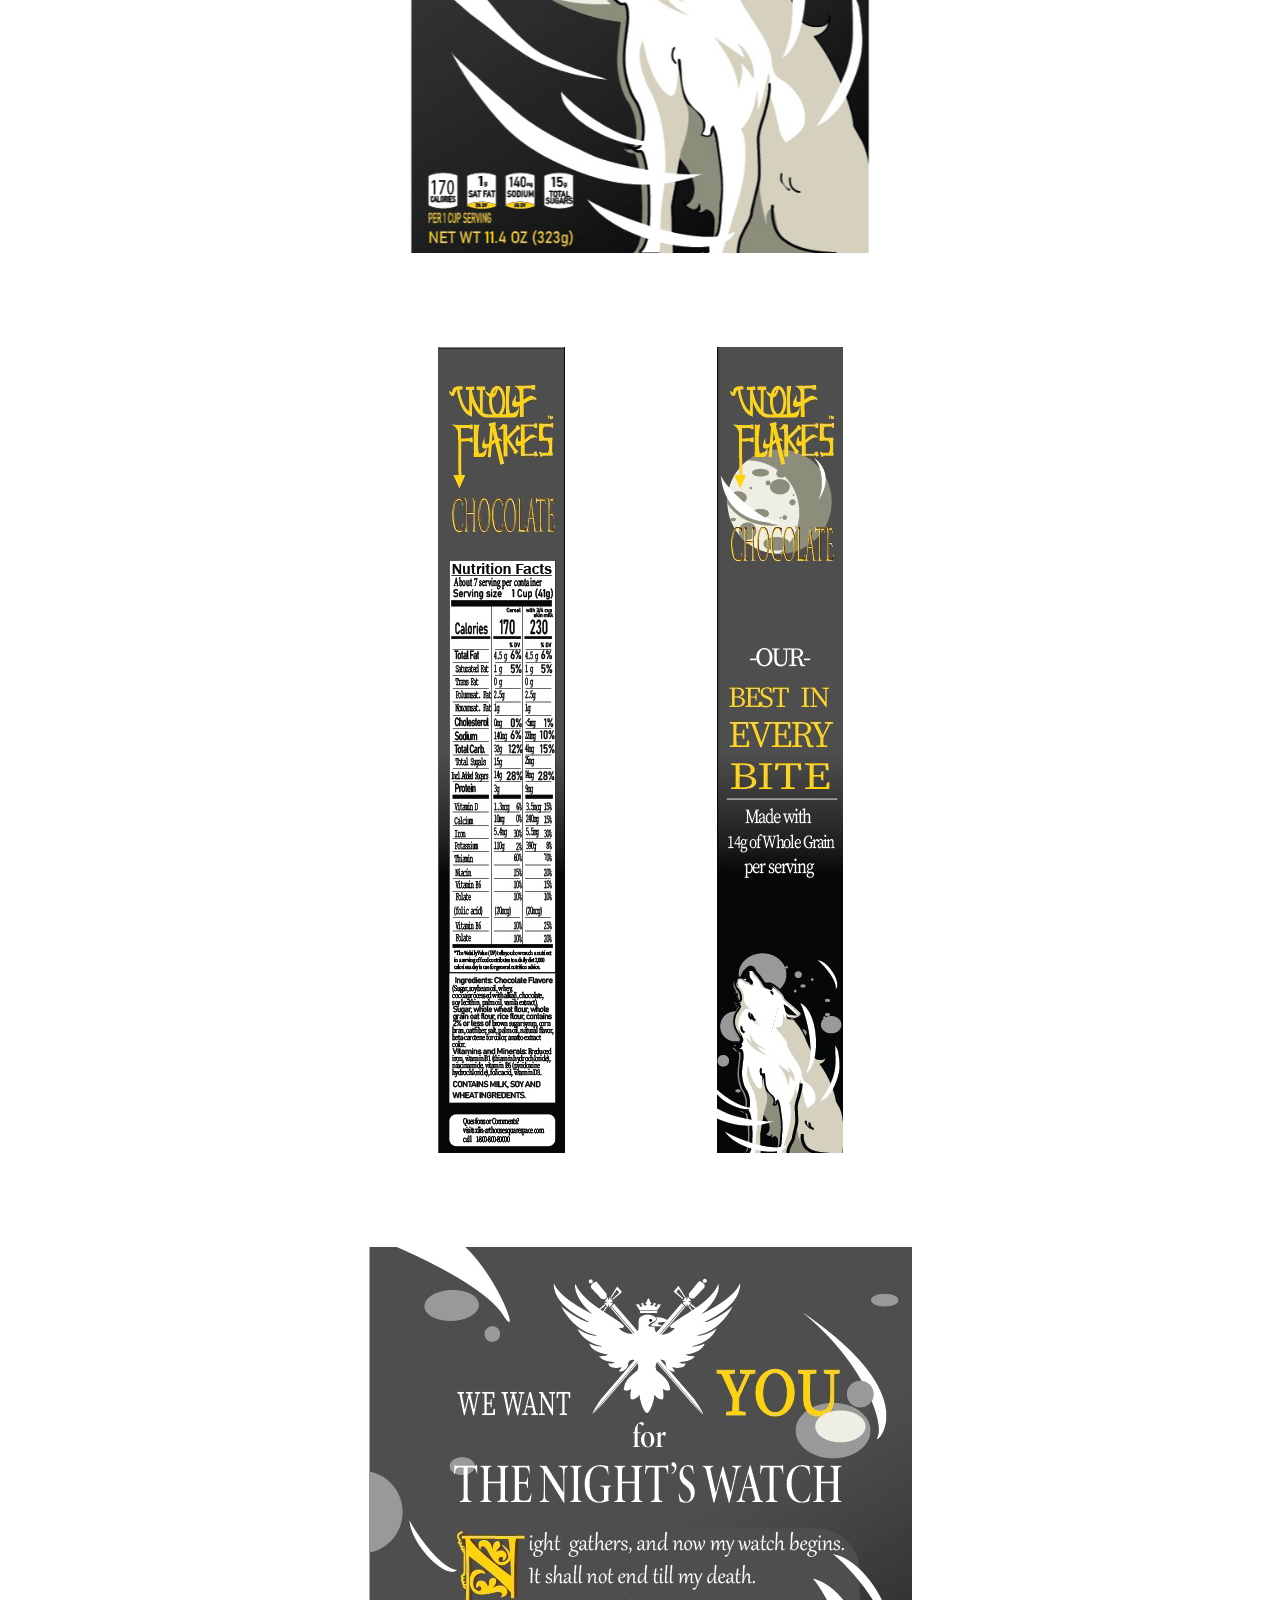
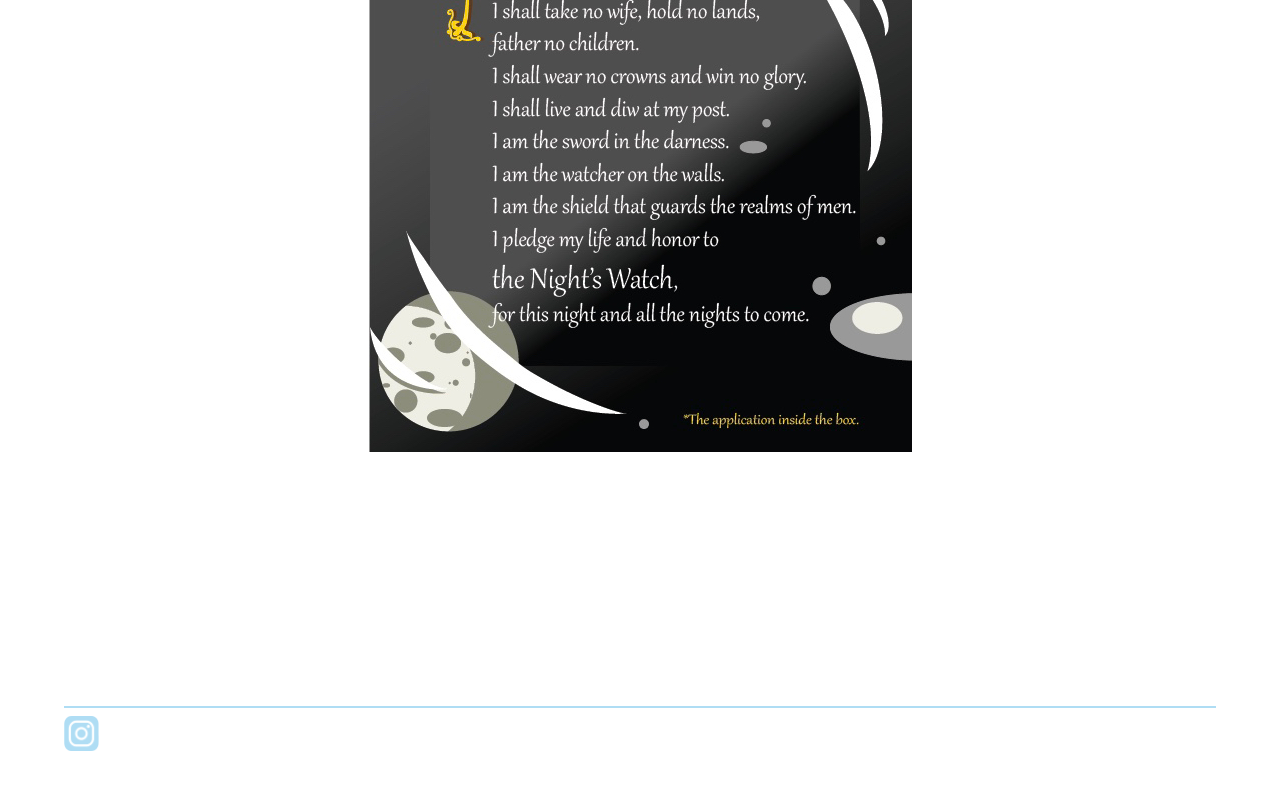
<file: maggie_cereal_box.html>
<!DOCTYPE html>
<html>
    <html lang="en">
        <head>
            <meta charset="UTF-8">
            <title> Cereal Box </title>
            <link href="https://fonts.googleapis.com/css?family=Luckiest+Guy&display=swap" rel="stylesheet">
            <link href="https://fonts.googleapis.com/css?family=Luckiest+Guy|Open+Sans&display=swap" rel="stylesheet">
            <link  rel= "stylesheet" href="css/maggie_css.css"> 
        </head>
        <header>
            <div class="header_box">
                <div class="header_left"><h1>DAYDREAMER</h1>
                    <h2>THE WORK OF MAGGIE</h2></div>
                <nav class="navbar">
                    <ul>
                        <li><a class="current" href="index.html"> PORTFOLIO</a> </li>
                        <li><a href="maggie_about_page.html">ABOUT</a></li>
                        <li><a  href="maggie_shop_page.html">SHOP</a></li>
                        <li><a  href="https://form.jotform.com/193461871572162">CONTACT</a></li>
                    </ul>

                </nav>
            </div>
        </header>

        <body>

            <div class="box">
                <img class="big_cloud_cereal" src="image/big_cloud.png" alt="cloud">
                <img class="small_cloud_cereal" src="image/small_cloud.png" alt="cloud">
                <h1 class="detail_h1">Cereal Box</h1>
                <div class="detail_text">
                    <p>It is an interesting project that I designed for a particular “client” —John Snow in Game of Throne. Consider John Snow’s personality, I pick three main color palettes for this design: black, white, and gold. In the back side of the cereal box is The Night’s Watch‘s declaration. In general, it would be a cool peripheral product under Game of Throne marketing. 
                    </p></div>
                <div class="detail_image">
                    <img src="image/cereal/1.jpg" alt="poster"
                         width="40%vw">
                    <br>
                    <img src="image/cereal/2.jpg" alt="design"
                         width="59%vw">
                    <br>
                 <img src="image/cereal/3.jpg" alt="design"
                         >
                          <img src="image/cereal/615971698.jpg" alt="design"
                         >
                    
                </div>




                <footer>
                    <a href="https://www.instagram.com/lin_xinying/"> <img class="image" src="image/IG.png"
                                      alt="IG" width="35rme" height="35rem" >  </a>
                </footer>
            </div>
        </body>






    </html>
</file>
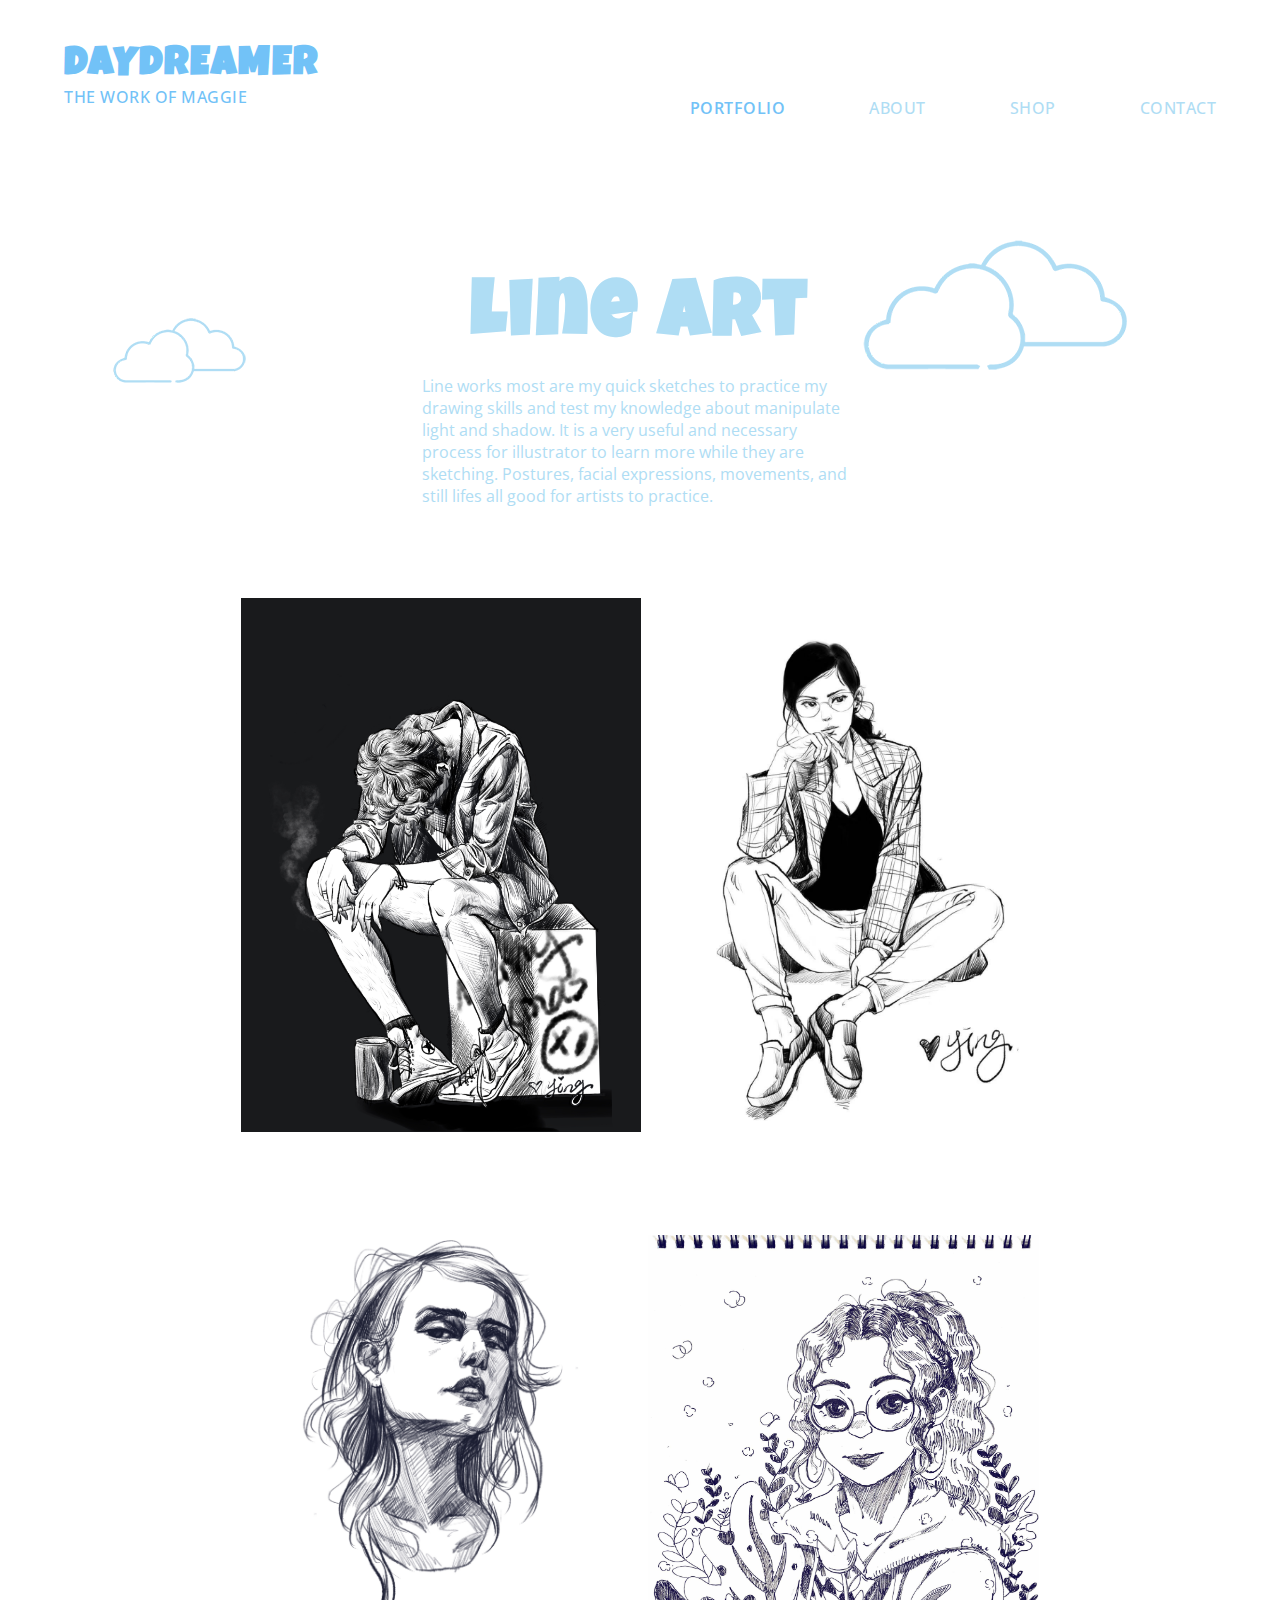
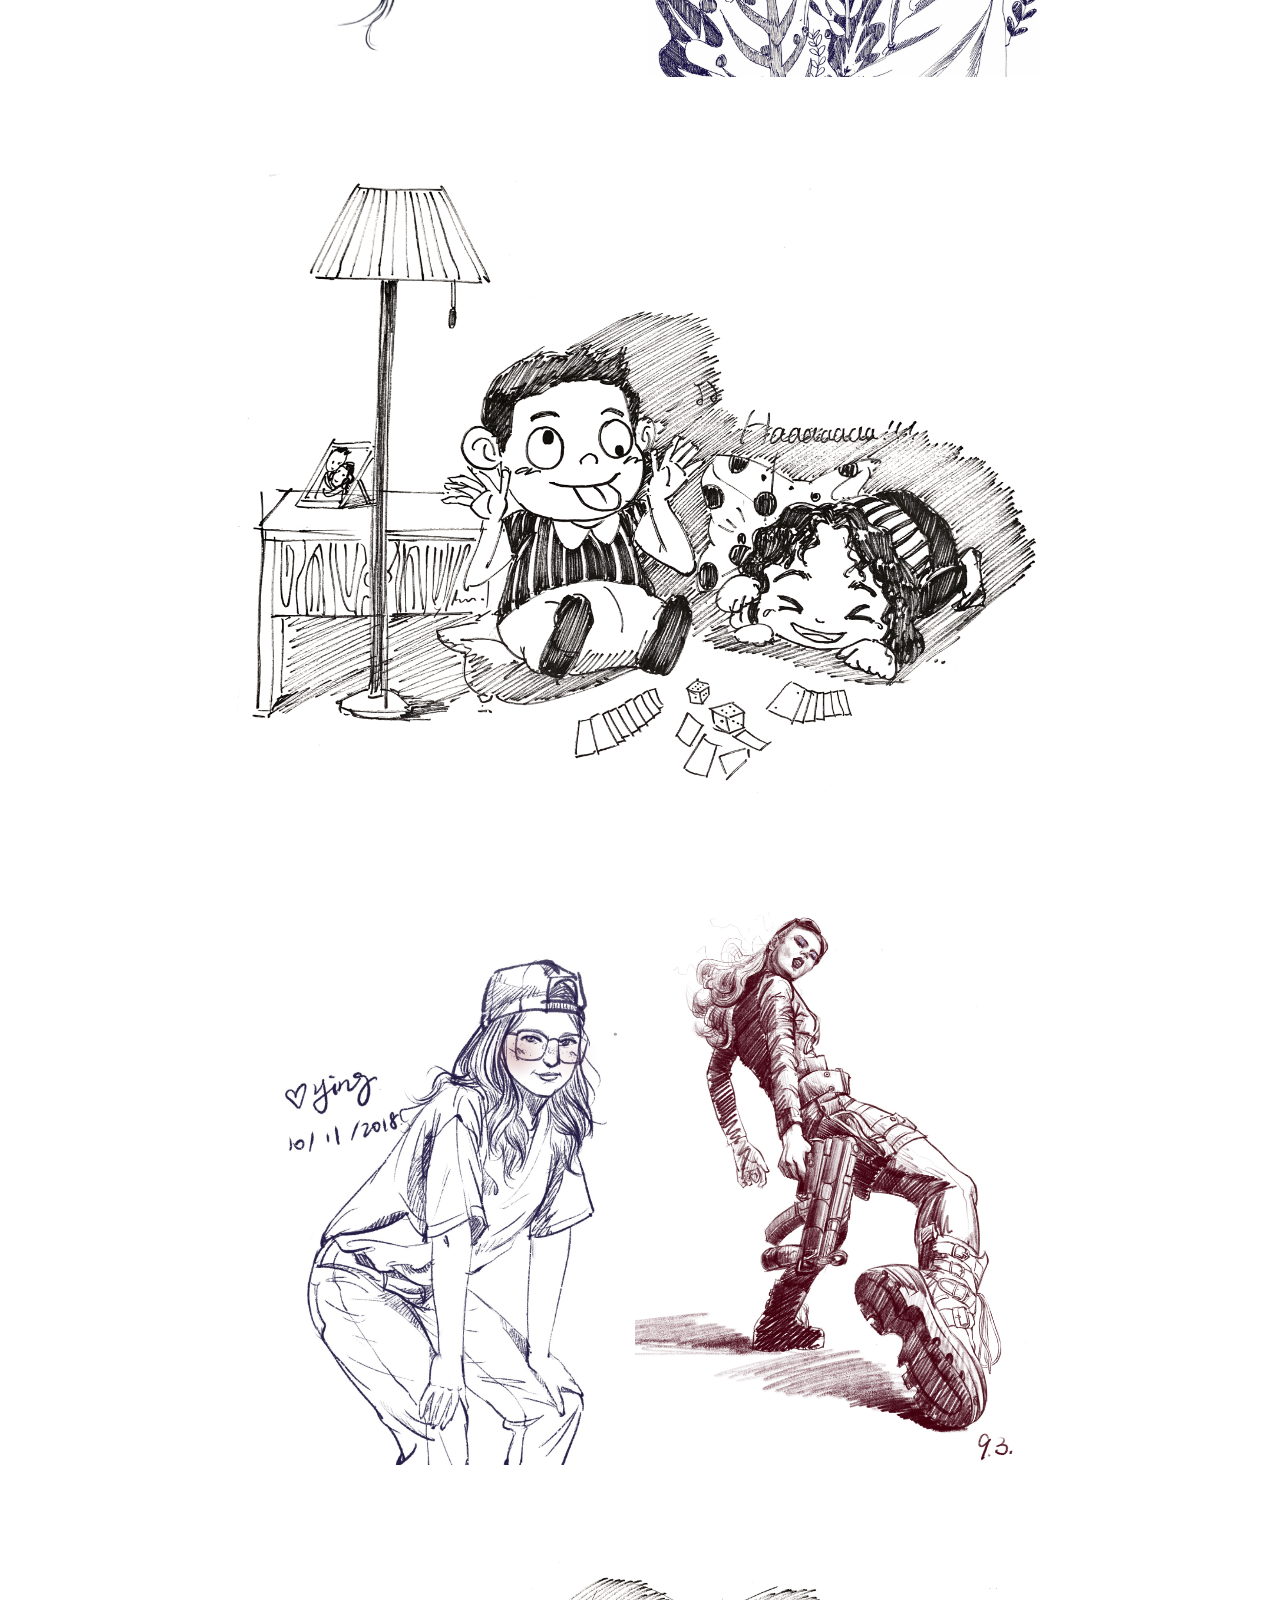
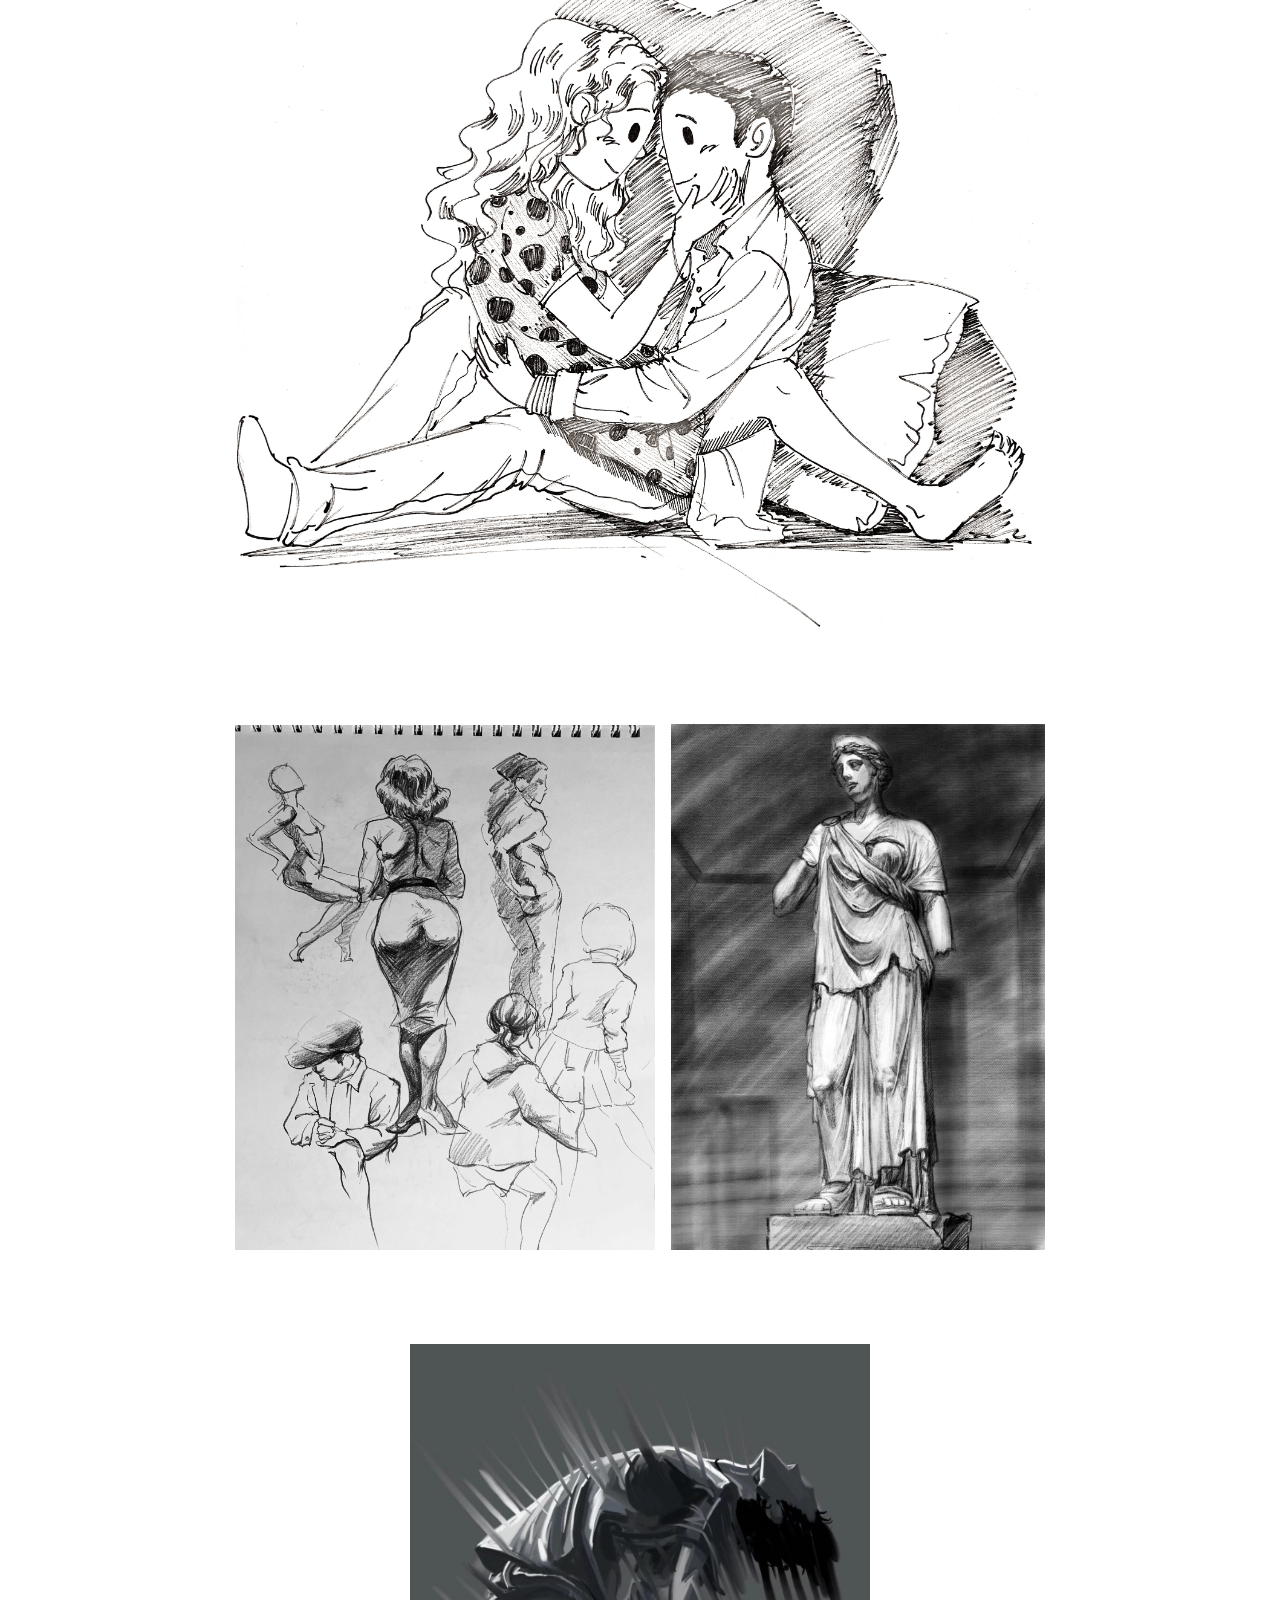
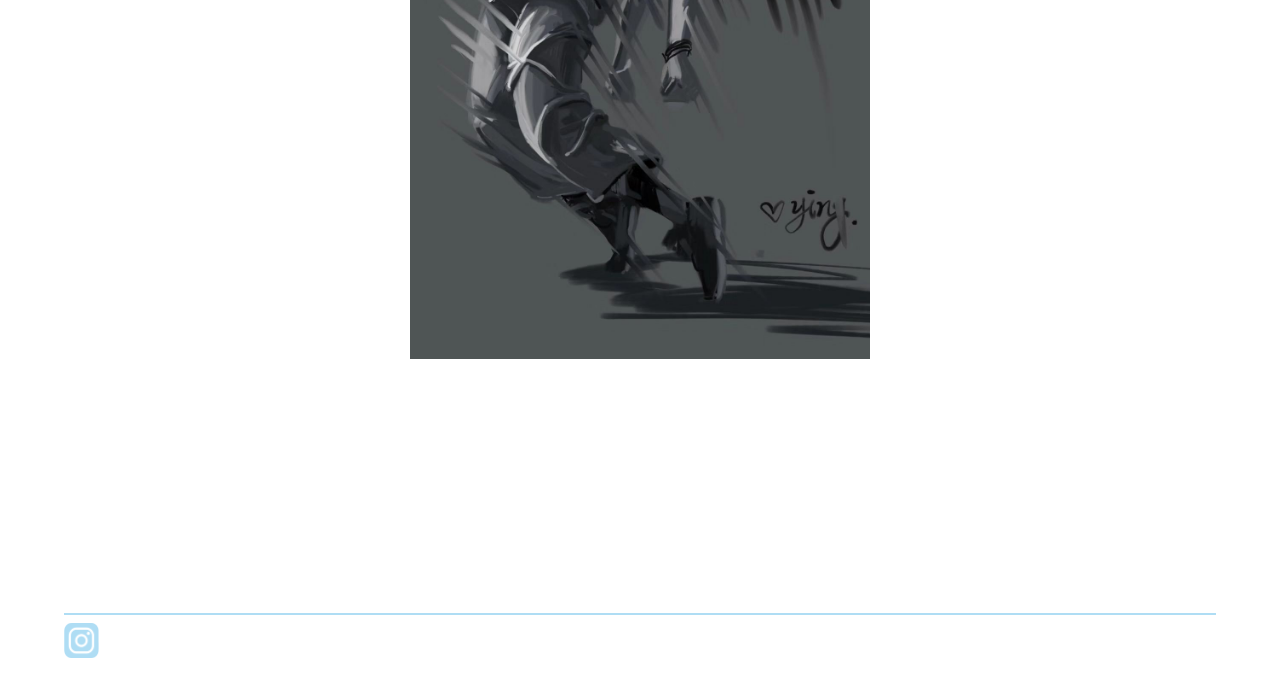
<file: maggie_lineart_page.html>
<!DOCTYPE html>
<html>
    <html lang="en">
        <head>
            <meta charset="UTF-8">
            <title> Line Art </title>
            <link href="https://fonts.googleapis.com/css?family=Luckiest+Guy&display=swap" rel="stylesheet">
            <link href="https://fonts.googleapis.com/css?family=Luckiest+Guy|Open+Sans&display=swap" rel="stylesheet">
            <link  rel= "stylesheet" href="css/maggie_css.css"> 
        </head>
        <header>
            <div class="header_box">
                <div class="header_left"><h1>DAYDREAMER</h1>
                    <h2>THE WORK OF MAGGIE</h2></div>
                <nav class="navbar">
                    <ul>
                        <li><a class="current" href="index.html"> PORTFOLIO</a> </li>
                        <li><a href="maggie_about_page.html">ABOUT</a></li>
                        <li><a  href="maggie_shop_page.html">SHOP</a></li>
                        <li><a  href="https://form.jotform.com/193461871572162">CONTACT</a></li>
                    </ul>

                </nav>
            </div>
        </header>

        <body>

            <div class="box">
                <img class="big_cloud_line" src="image/big_cloud.png" alt="cloud">
                <img class="small_cloud_line" src="image/small_cloud.png" alt="cloud">
                <h1 class="detail_h1">Line Art</h1>
                <div class="detail_text">
                    <p>Line works most are my quick sketches to practice my drawing skills and test my knowledge about manipulate light and shadow. It is a very useful and necessary process for illustrator to learn more while they are sketching. Postures, facial expressions, movements, and still lifes all good for artists to practice. 
                    </p></div>
                <div class="detail_image">
                    <img class="image_right_gap" src="image/lineart/1.jpg" alt="line drawing"
                         width="34.8%vw">
                     <img  src="image/lineart/2.jpg" alt="line drawing"
                         width="33.2%vw">
                     <img  class="image_right_gap"src="image/lineart/3.jpg" alt="line drawing"
                         width="34%vh">
                     <img  src="image/lineart/4.jpg" alt="line drawing"
                         width="34%vh">
                     <img  src="image/lineart/7.png" alt="line drawing"
                         width="70%vw">
                     <img class="image_right_gap" src="image/lineart/5.jpg" alt="line drawing"
                         width="33.4%vw">
                     <img  src="image/lineart/8.jpg" alt="line drawing"
                         width="35.6%vw">
                    
                     <img  src="image/lineart/6.jpg" alt="line drawing"
                         width="70%vw">
                     <img class="image_right_gap" src="image/lineart/9.jpg" alt="line drawing"
                         width="36.5%vw">
                    <img  src="image/lineart/10.jpg" alt="line drawing"
                         width="32.5%vw">
                    <img  src="image/lineart/11.jpg" alt="line drawing"
                         width="40%vw">
                    
                   
                </div>




                <footer>
                    <a href="https://www.instagram.com/lin_xinying/"> <img class="image" src="image/IG.png"
                                      alt="IG" width="35rme" height="35rem" >  </a>
                </footer>
            </div>
        </body>






    </html>
</file>
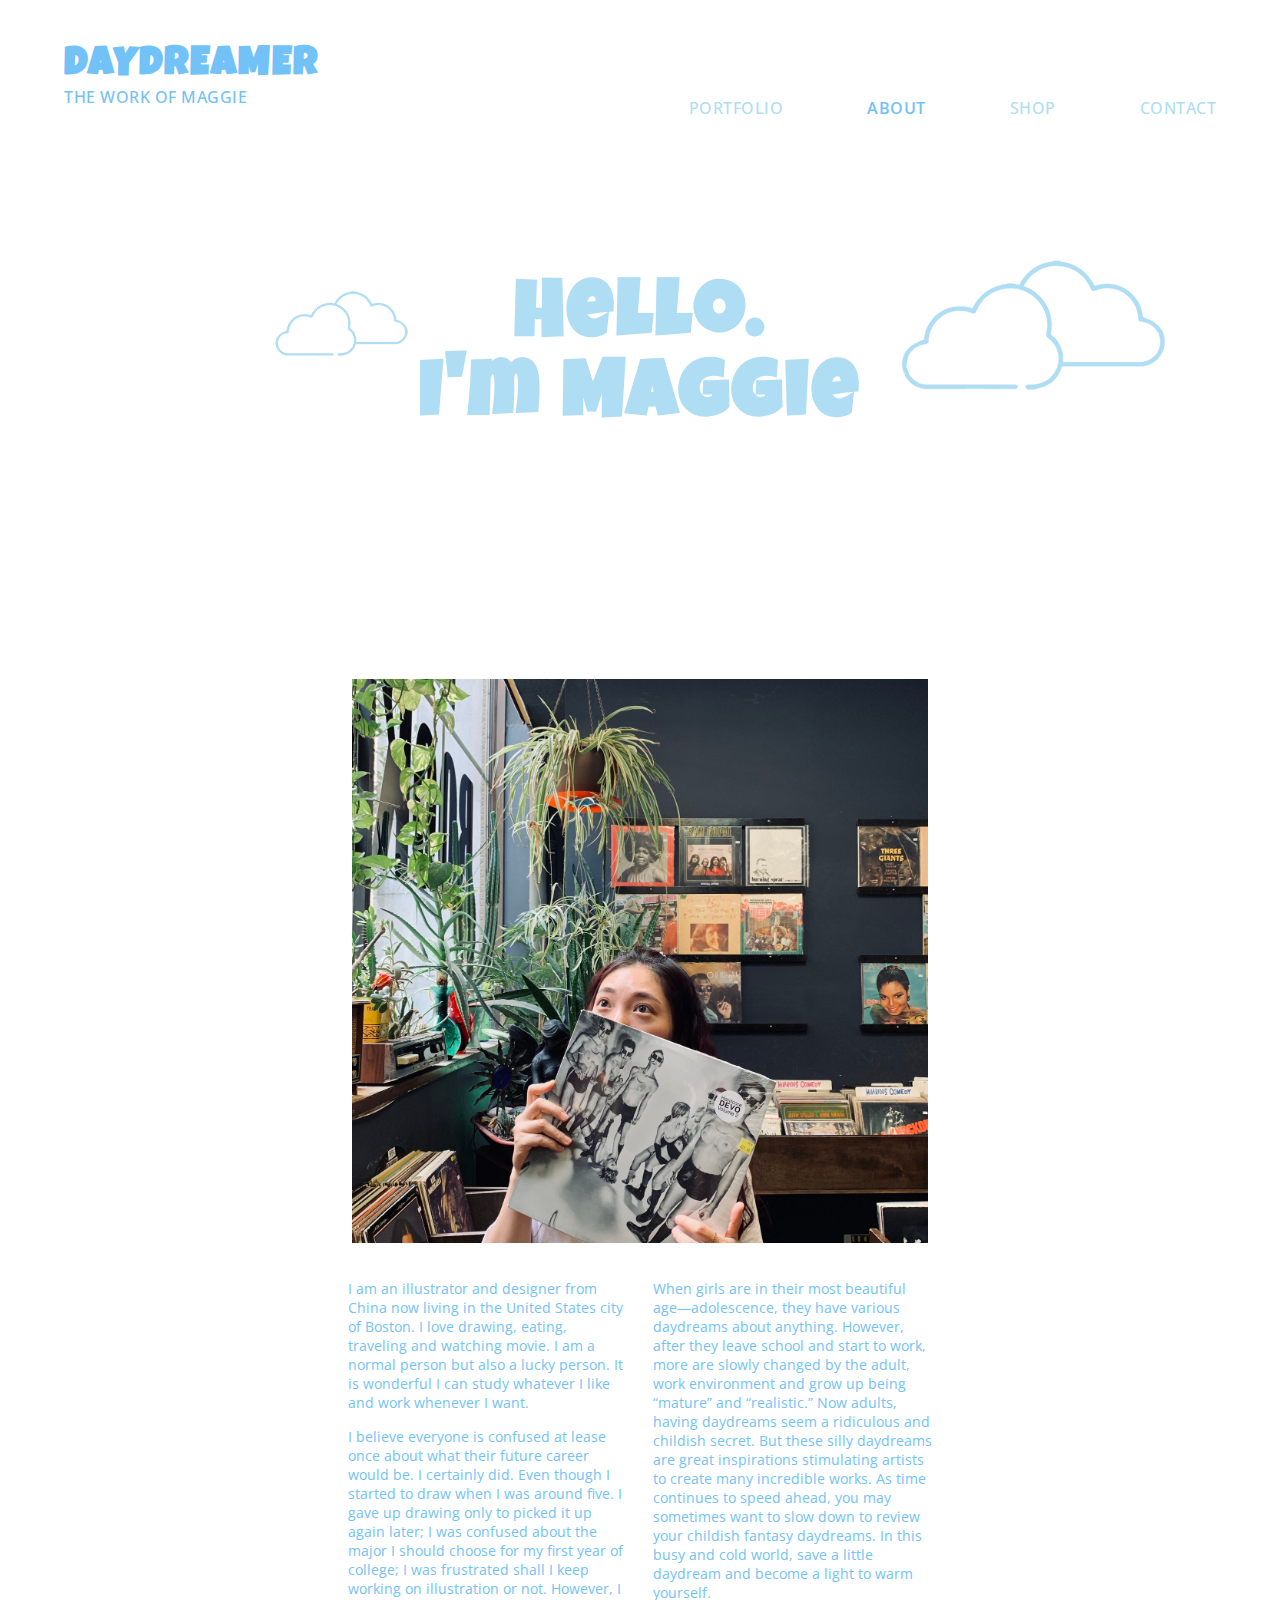
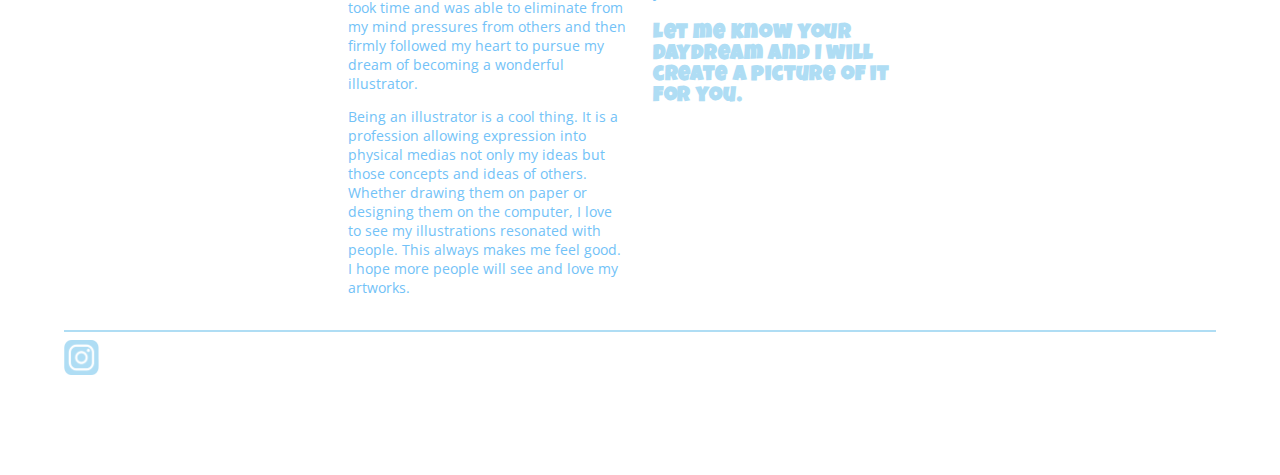
<file: maggie/html/maggie_about_page.html>
<!DOCTYPE html>
<html>
    <html lang="en">
        <head>
            <meta charset="UTF-8">
            <title> Maggie's Story </title>
            <link href="https://fonts.googleapis.com/css?family=Luckiest+Guy&display=swap" rel="stylesheet">
            <link href="https://fonts.googleapis.com/css?family=Luckiest+Guy|Open+Sans&display=swap" rel="stylesheet">
            <link  rel= "stylesheet" href="../css/maggie_css.css"> 
        </head>
        <header>
            <div class="header_box">
                <div class="header_left"><h1>DAYDREAMER</h1>
                    <h2>THE WORK OF MAGGIE</h2></div>
                <nav class="navbar">
                    <ul>
                        <li><a href="index.html"> PORTFOLIO</a> </li>
                        <li><a class="current" href="maggie_about_page.html">ABOUT</a></li>
                        <li><a  href="maggie_shop_page.html">SHOP</a></li>
                        <li><a  href="maggie_contact_page.html">CONTACT</a></li>
                    </ul>

                </nav>
            </div>
        </header>

        <body>

            <div class="box">
                <img class="big_cloud_1" src="../image/big_cloud.png" alt="cloud">
                <img class="small_cloud_1" src="../image/small_cloud.png" alt="cloud">
                <h1>Hello.<br>I'm Maggie</h1>

                <img src="../image/about/WeChat+Image_20190912140042.jpg"
                     alt="my piture" width="50%vw">
                <div class="about_grid_parent">
                    <div class="first_colume"> <p class="p1">I am an illustrator and designer from China now living in the United States city of Boston. I love drawing, eating, traveling and watching movie. I am a normal person but also a lucky person. It is wonderful I can study whatever I like and work whenever I want.</p>
                        <p class="p2">I believe everyone is confused at lease once about what their future career would be. I certainly did. Even though I started to draw when I was around five. I gave up drawing only to picked it up again later; I was confused about the major I should choose for my first year of college; I was frustrated shall I keep working on illustration or not. However, I took time and was able to eliminate from my mind pressures from others and then firmly followed my heart to pursue my dream of becoming a wonderful illustrator.</p>  

                        <p class="p3">Being an illustrator is a cool thing. It is a profession allowing expression into physical medias not only my ideas but those concepts and ideas of others. Whether drawing them on paper or designing them on the computer, I love to see my illustrations resonated with people. This always makes me feel good. I hope more people will see and love my artworks.</p></div>

                    <div class="second_colume">  <p class="p4"> When girls are in their most beautiful age—adolescence, they have various daydreams about anything. However, after they leave school and start to work, more are slowly changed by the adult, work environment and  grow up being “mature” and “realistic.” Now adults, having daydreams seem a ridiculous and childish secret. But these silly daydreams are  great inspirations stimulating artists to create many incredible works. As time continues to speed ahead, you may sometimes want to slow down to review your childish fantasy daydreams. In this busy and cold world, save a little daydream and become a light to warm yourself.</p>

                        <h3>
                            Let me know your Daydream and I will create a picture of it for you. </h3>
                    </div>

                </div>

                <footer>
                    <a href="#"> <img class="image" src="../image/IG.png"
                                      alt="IG" width="35rme" height="35rem" >  </a>
                </footer>
            </div>
        </body>






    </html>
</file>
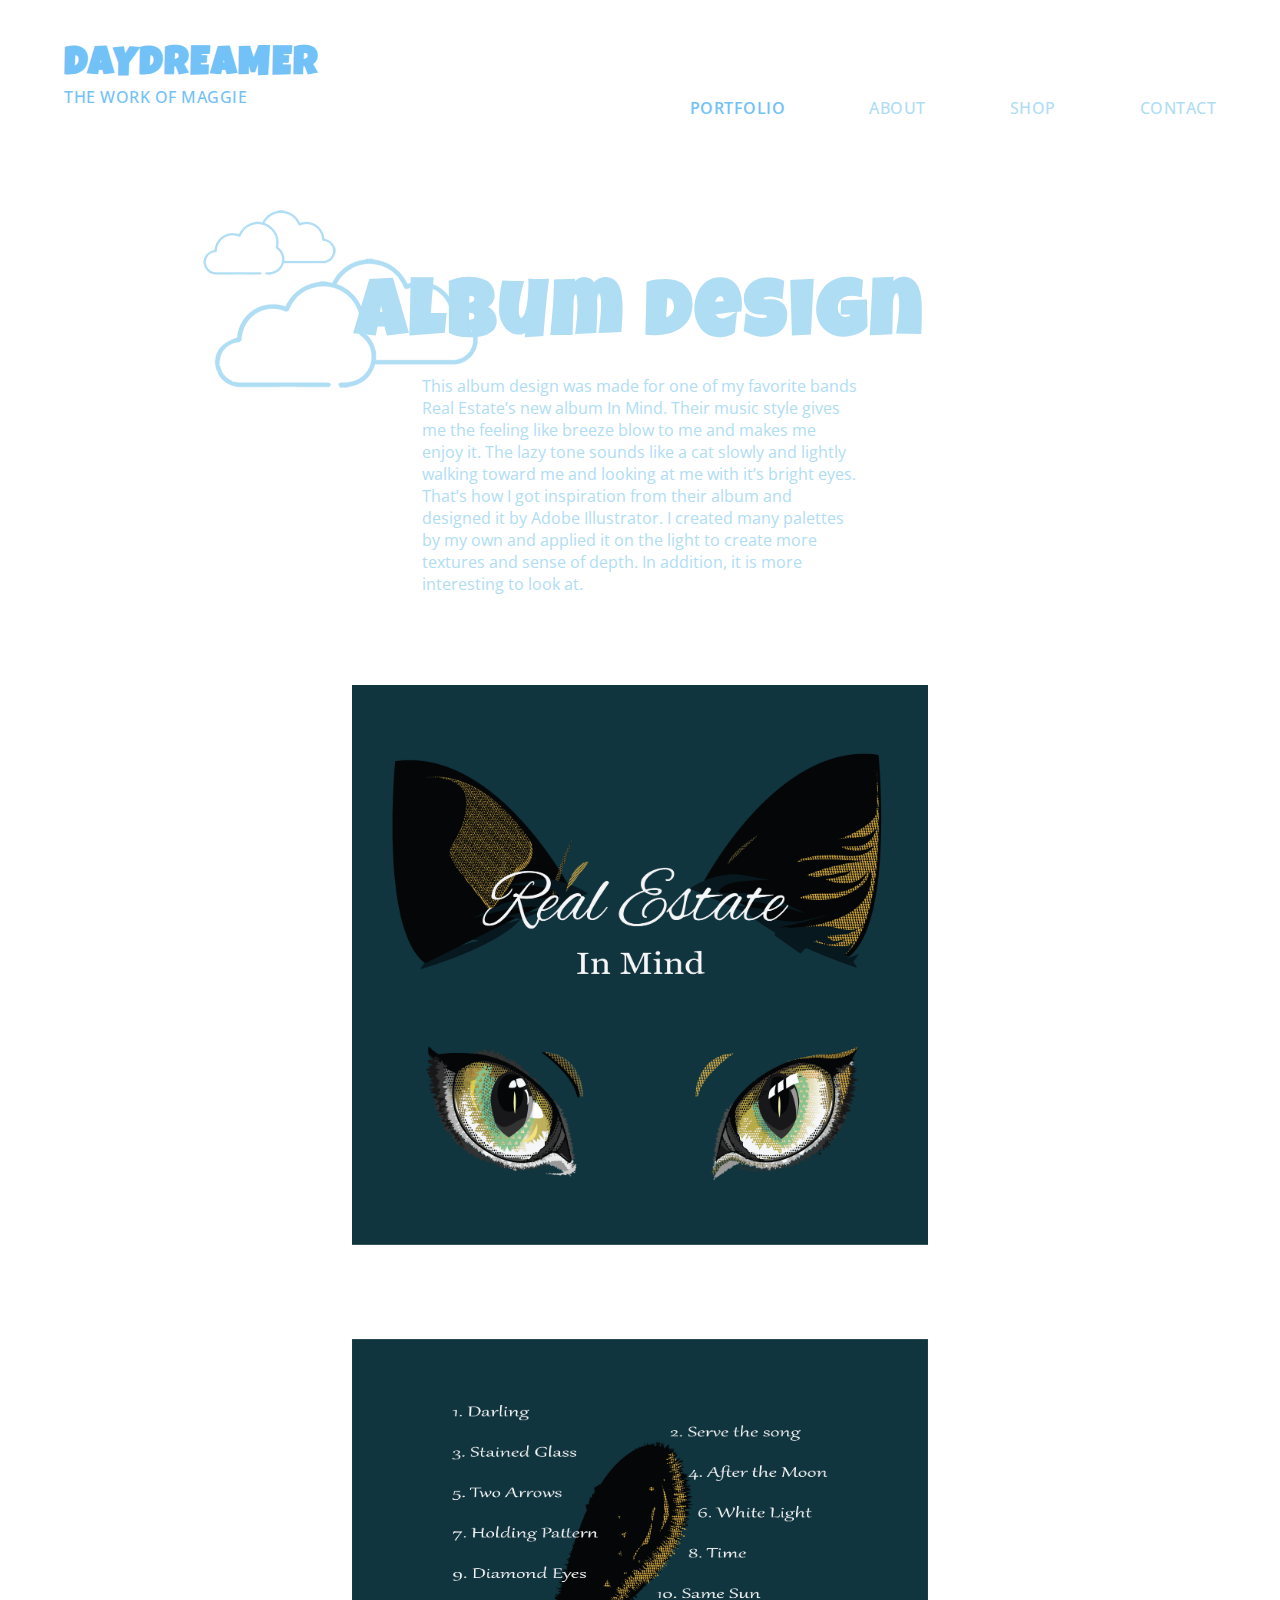
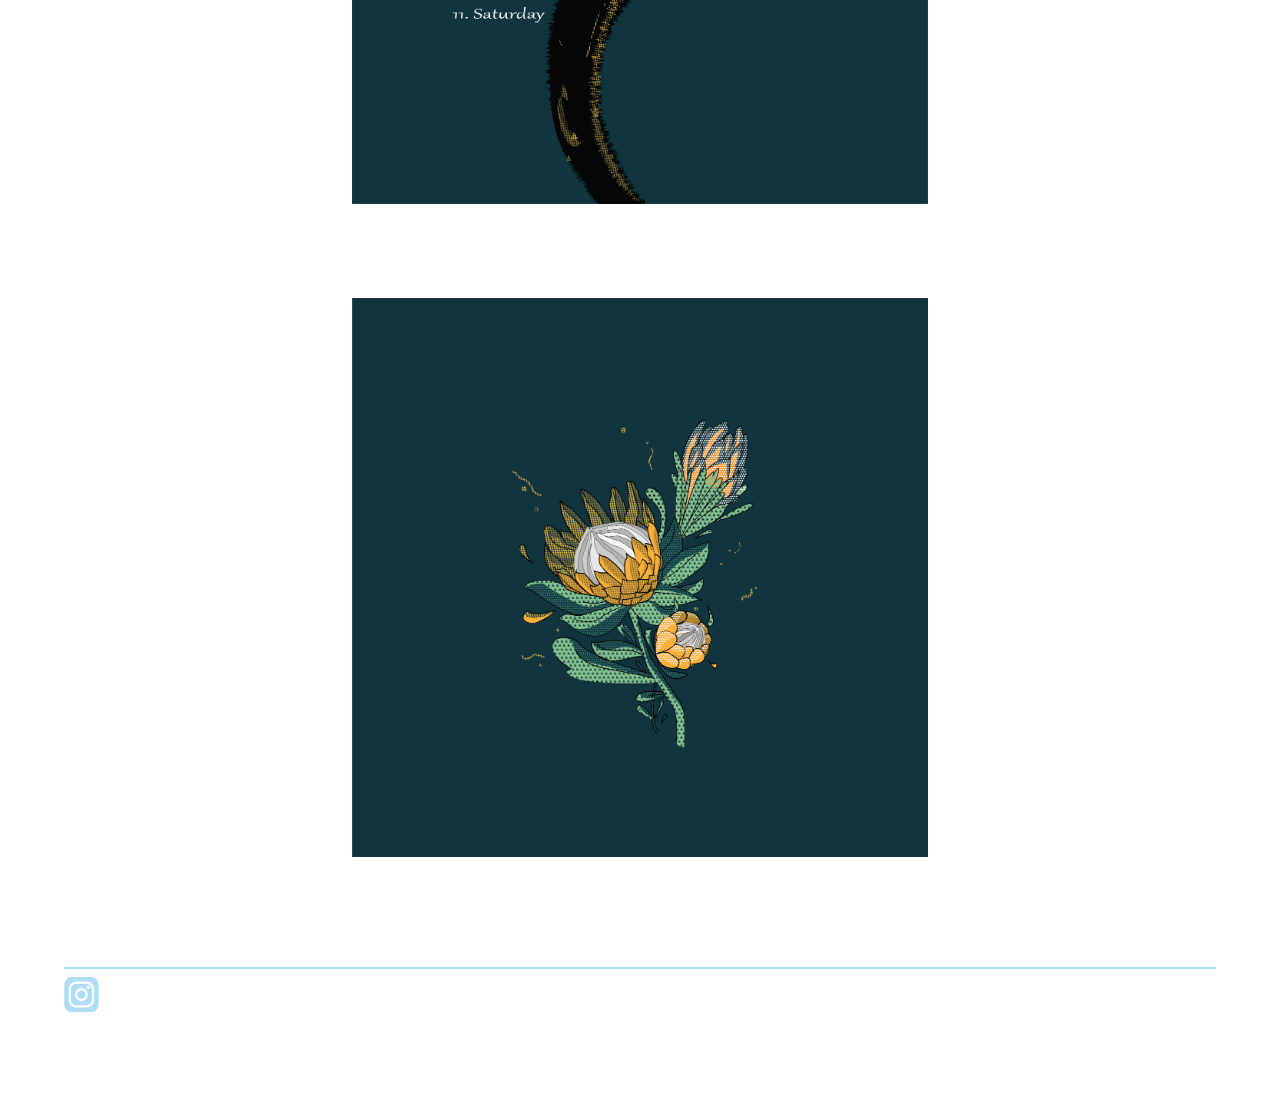
<file: maggie/html/maggie_Album_design_page.html>
<!DOCTYPE html>
<html>
    <html lang="en">
        <head>
            <meta charset="UTF-8">
            <title> Album Design </title>
            <link href="https://fonts.googleapis.com/css?family=Luckiest+Guy&display=swap" rel="stylesheet">
            <link href="https://fonts.googleapis.com/css?family=Luckiest+Guy|Open+Sans&display=swap" rel="stylesheet">
            <link  rel= "stylesheet" href="../css/maggie_css.css"> 
        </head>
        <header>
            <div class="header_box">
                <div class="header_left"><h1>DAYDREAMER</h1>
                    <h2>THE WORK OF MAGGIE</h2></div>
                <nav class="navbar">
                    <ul>
                        <li><a class="current" href="maggie_home_page.html"> PORTFOLIO</a> </li>
                        <li><a href="maggie_about_page.html">ABOUT</a></li>
                        <li><a  href="maggie_shop_page.html">SHOP</a></li>
                        <li><a  href="maggie_contact_page.html">CONTACT</a></li>
                    </ul>

                </nav>
            </div>
        </header>

        <body>

            <div class="box">
                <img class="big_cloud_album" src="../image/big_cloud.png" alt="cloud">
                <img class="small_cloud_album" src="../image/small_cloud.png" alt="cloud">
                <h1 class="detail_h1">Album design</h1>
                <div class="detail_text">
                    <p>This album design was made for one of my favorite bands Real Estate’s new album In Mind. Their music style gives me the feeling like breeze blow to me and makes me enjoy it. The lazy tone sounds like a cat slowly and lightly walking toward me and looking at me with it’s bright eyes. That’s how I got inspiration from their album and designed it by Adobe Illustrator. I created many palettes by my own and applied it on the light to create more textures and sense of depth. In addition, it is more interesting to look at. </p></div>
                <div class="detail_image">
                    <img src="../image/album/cd%20cover-01-01.jpg" alt="album" width="50%vw">
                    <img src="../image/album/cd%20cover-01-02.jpg" alt="album" width="50%vw">
                    <img src="../image/album/cd%20cover-01-03.jpg" alt="album" width="50%vw">
                </div>




                <footer>
                    <a href="#"> <img class="image" src="../image/IG.png"
                                      alt="IG" width="35rme" height="35rem" >  </a>
                </footer>
            </div>
        </body>






    </html>
</file>
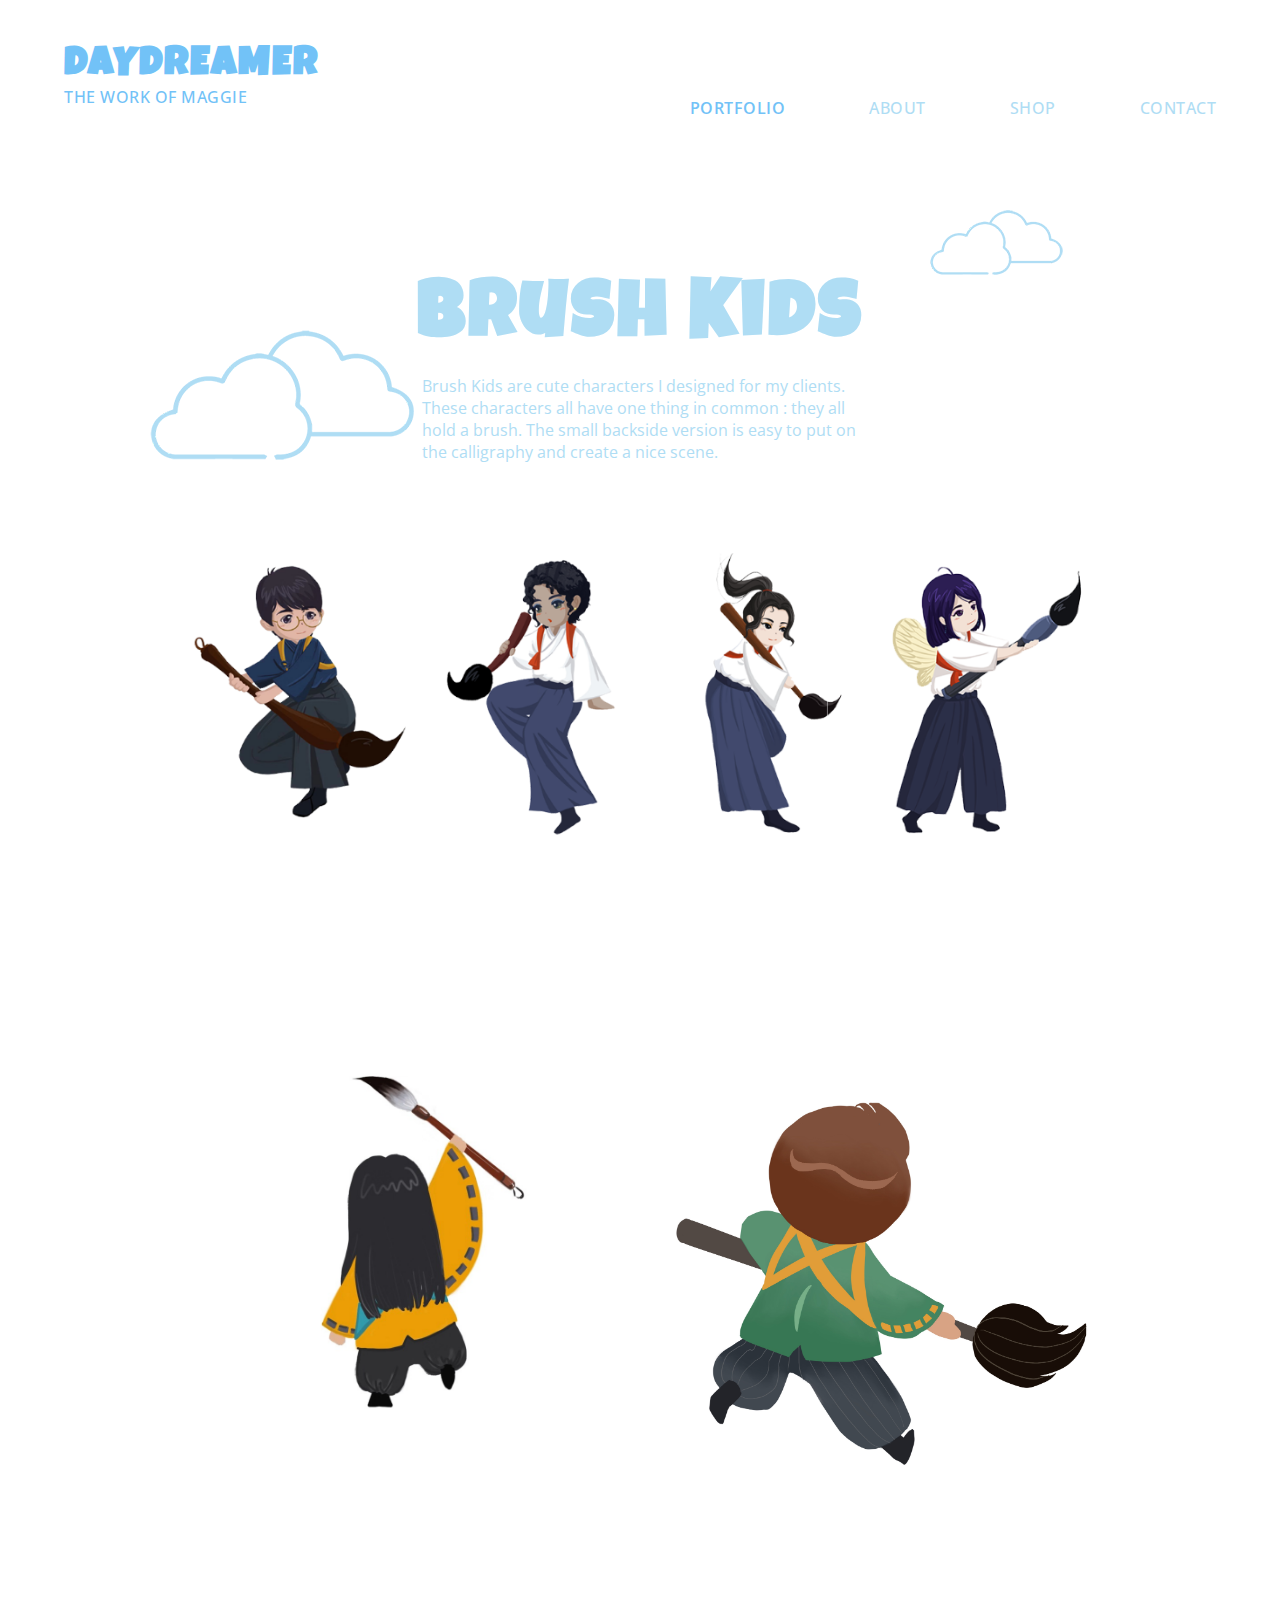
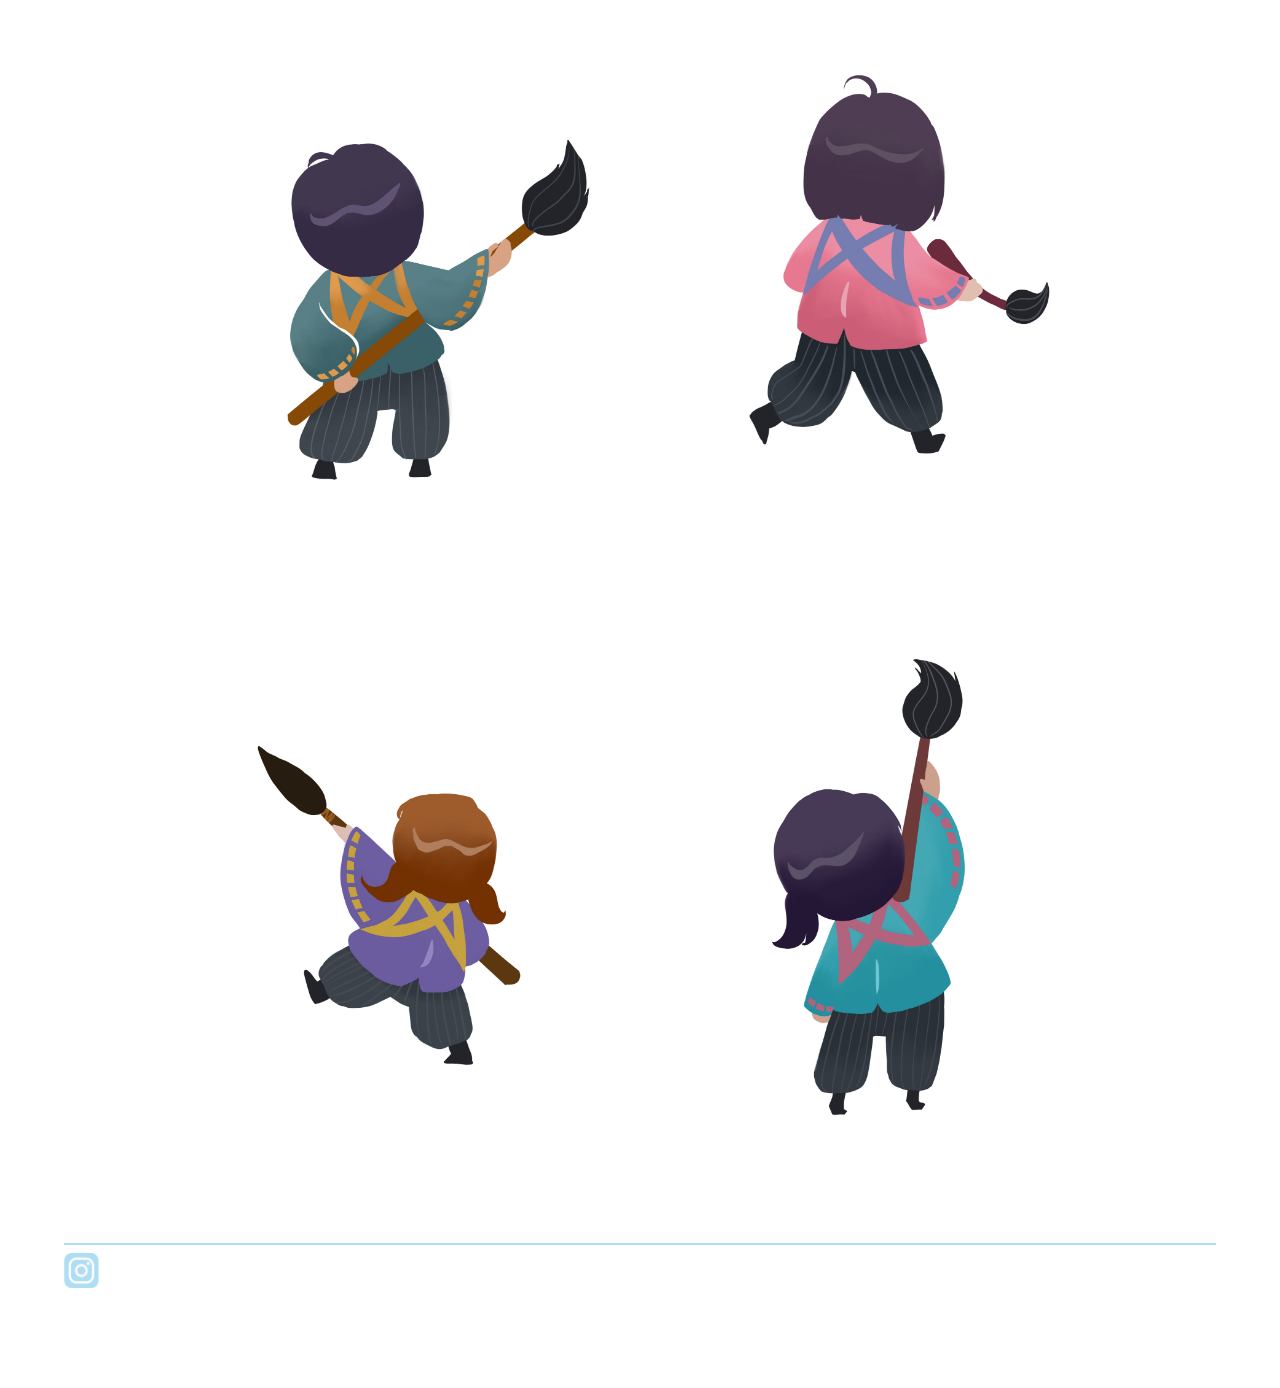
<file: maggie/html/maggie_Brush_Kids_page.html>
<!DOCTYPE html>
<html>
    <html lang="en">
        <head>
            <meta charset="UTF-8">
            <title> Brush Kids </title>
            <link href="https://fonts.googleapis.com/css?family=Luckiest+Guy&display=swap" rel="stylesheet">
            <link href="https://fonts.googleapis.com/css?family=Luckiest+Guy|Open+Sans&display=swap" rel="stylesheet">
            <link  rel= "stylesheet" href="../css/maggie_css.css"> 
        </head>
        <header>
            <div class="header_box">
                <div class="header_left"><h1>DAYDREAMER</h1>
                    <h2>THE WORK OF MAGGIE</h2></div>
                <nav class="navbar">
                    <ul>
                        <li><a class="current" href="maggie_home_page.html"> PORTFOLIO</a> </li>
                        <li><a href="maggie_about_page.html">ABOUT</a></li>
                        <li><a  href="maggie_shop_page.html">SHOP</a></li>
                        <li><a  href="maggie_contact_page.html">CONTACT</a></li>
                    </ul>

                </nav>
            </div>
        </header>

        <body>

            <div class="box">
                <img class="big_cloud_brush" src="../image/big_cloud.png" alt="cloud">
                <img class="small_cloud_brush" src="../image/small_cloud.png" alt="cloud">
                <h1 class="detail_h1">Brush Kids</h1>
                <div class="detail_text">
                    <p>Brush Kids are cute characters I designed for my clients. These characters all have one thing in common : they all hold a brush. The small backside version is easy to put on the calligraphy and create a nice scene. 
                    </p></div>
                <div class="detail_image">
                    <img src="../image/brush/brush_1.png" alt="brush" width="80%vw">
                    <div class="brush_image">
                    <img src="../image/brush/7.jpg" alt="brush"
                         width="40%vw">
                 <img src="../image/brush/3.jpg" alt="brush"
                         width="40%vw">
                          <img src="../image/brush/4.jpg" alt="brush"
                         width="40%vw">
                          <img src="../image/brush/5.jpg" alt="brush"
                         width="40%vw">
                          <img src="../image/brush/6.jpg" alt="brush"
                         width="40%vw">
                          <img src="../image/brush/2.jpg" alt="brush"
                         width="40%vw">
                    
                        </div>
                </div>




                <footer>
                    <a href="#"> <img class="image" src="../image/IG.png"
                                      alt="IG" width="35rme" height="35rem" >  </a>
                </footer>
            </div>
        </body>






    </html>
</file>
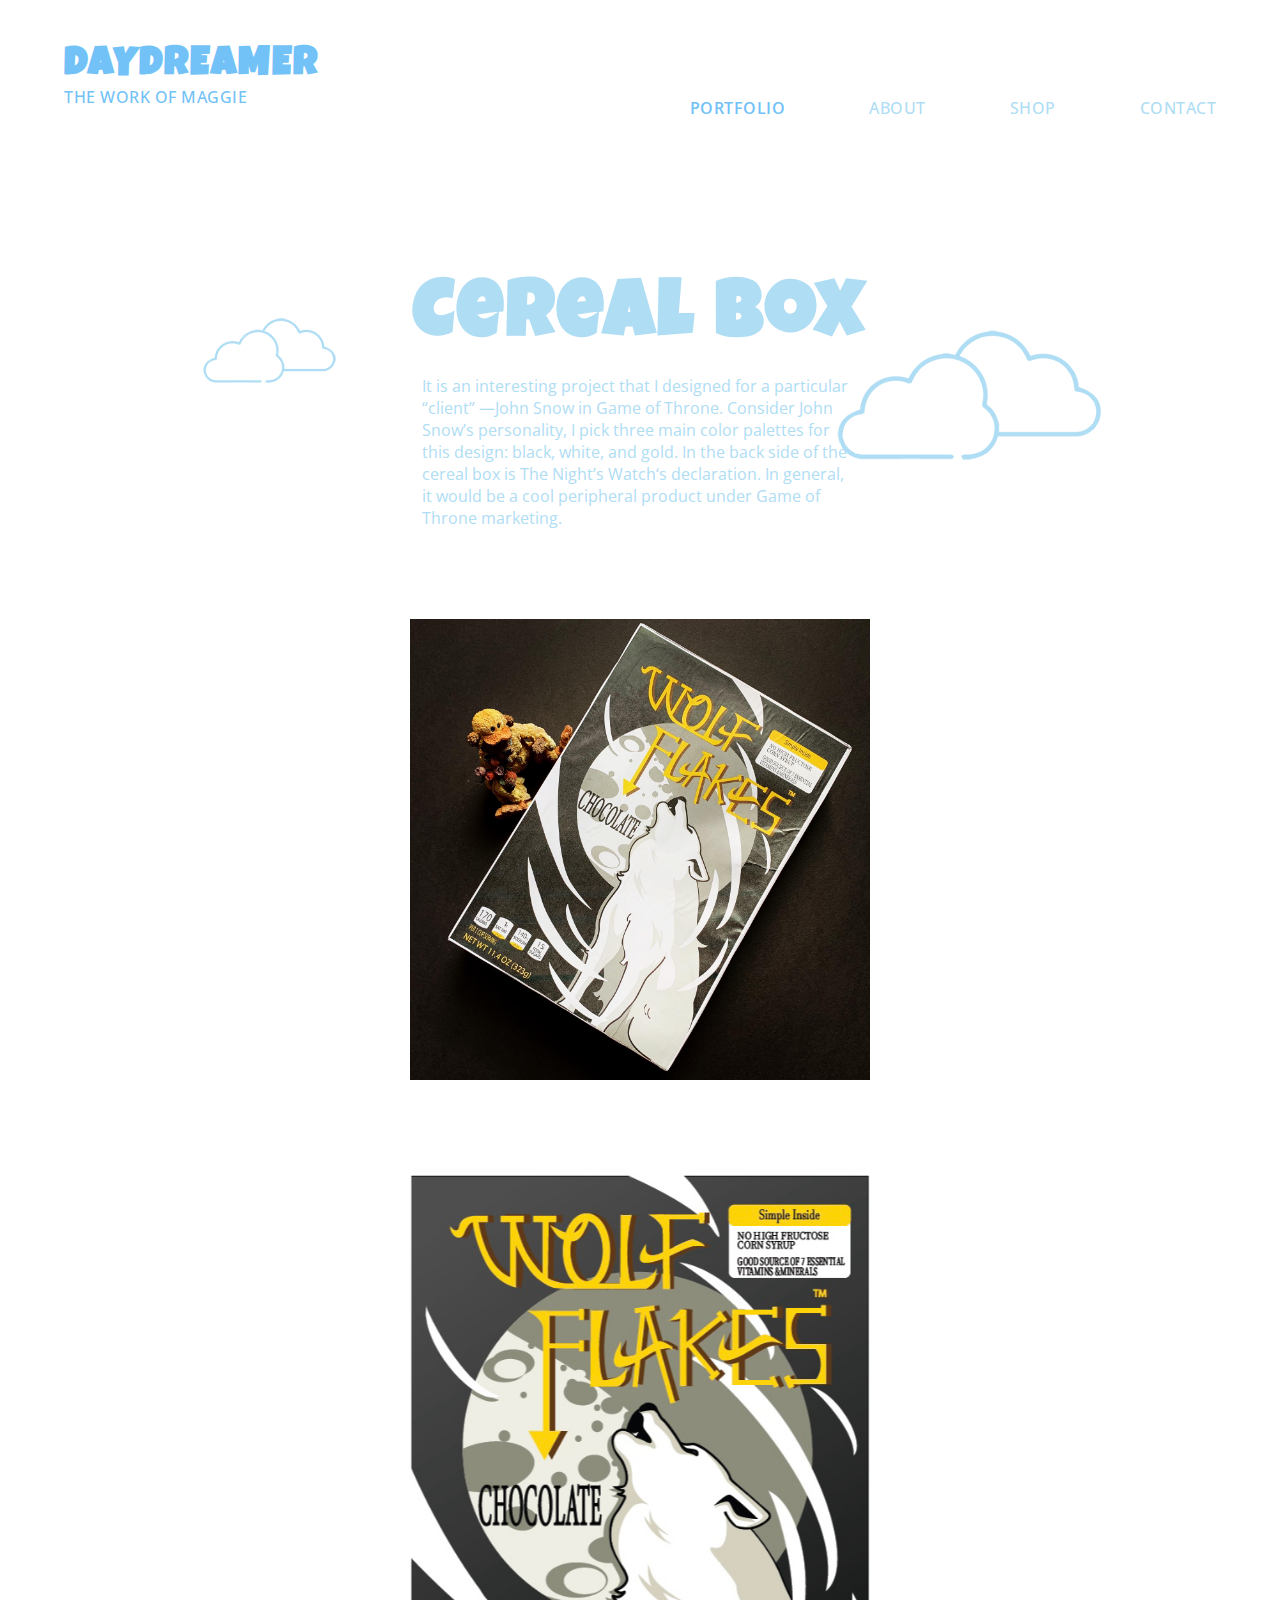
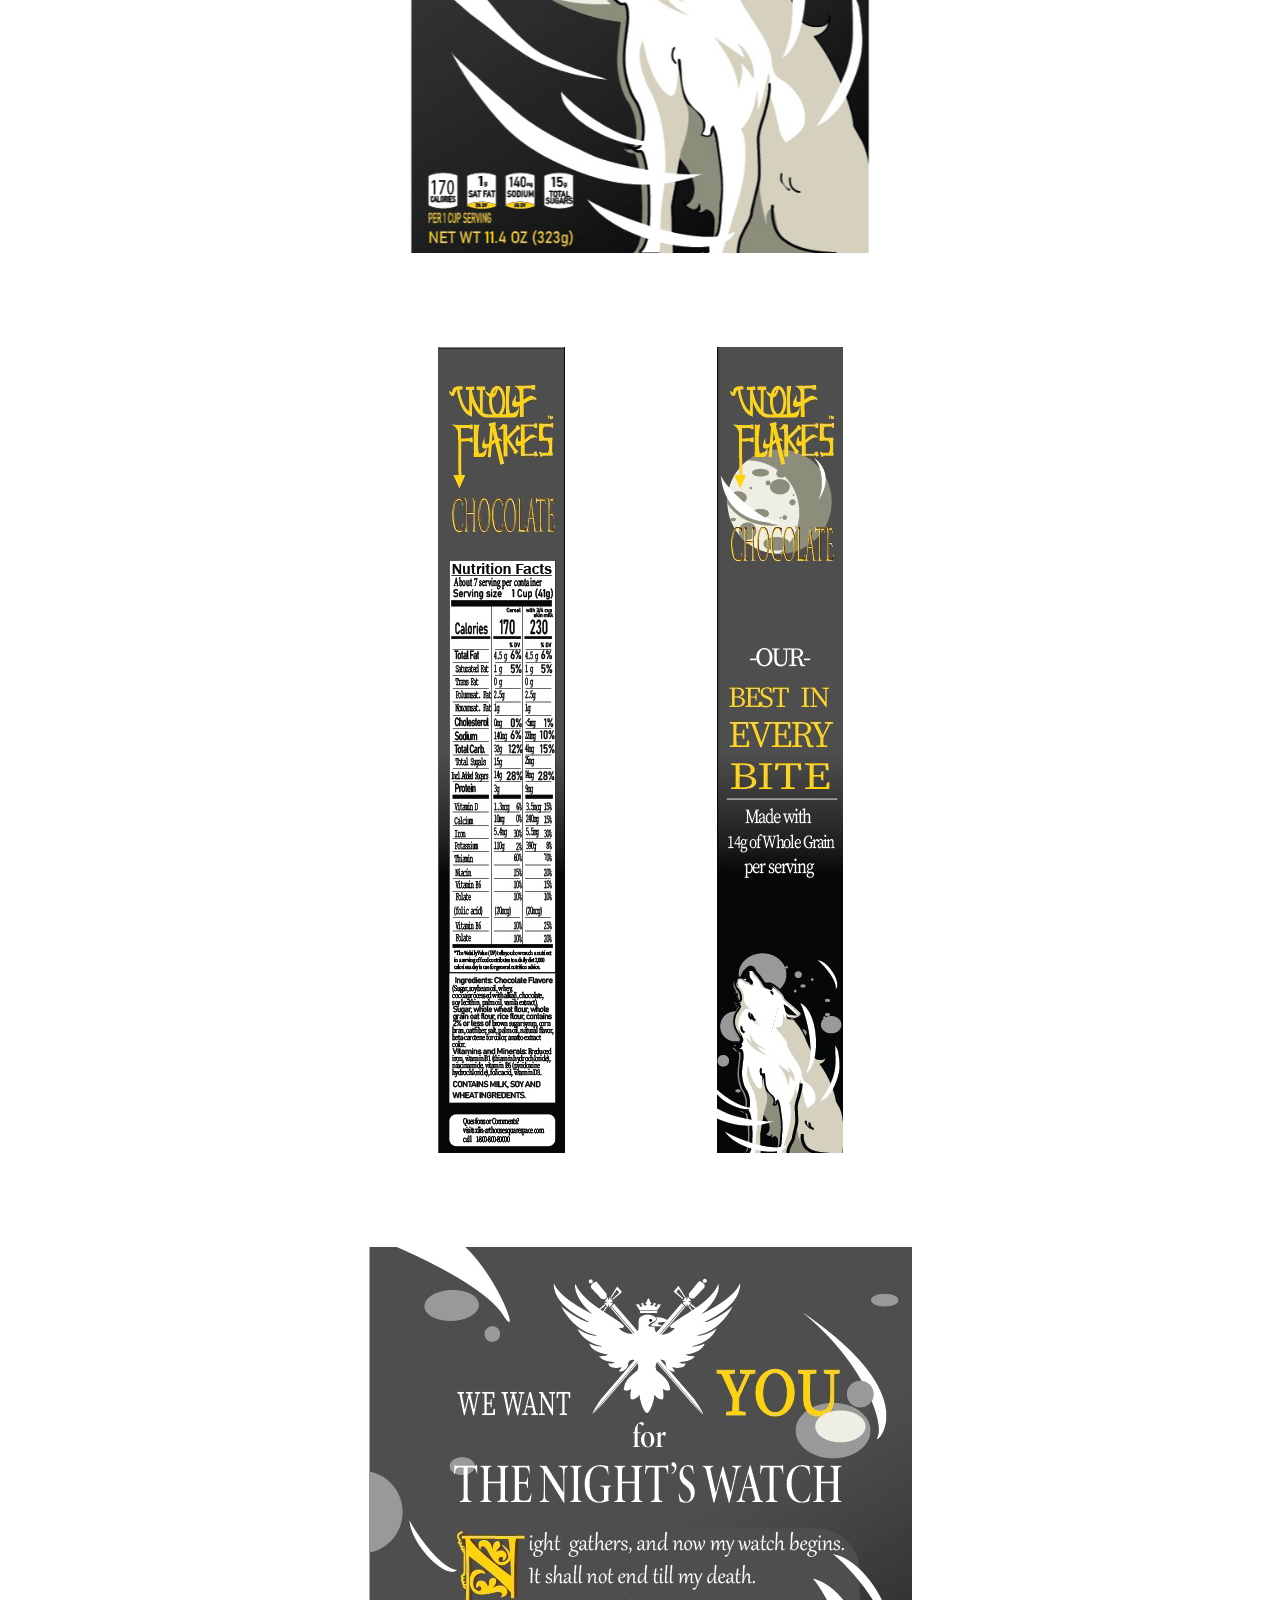
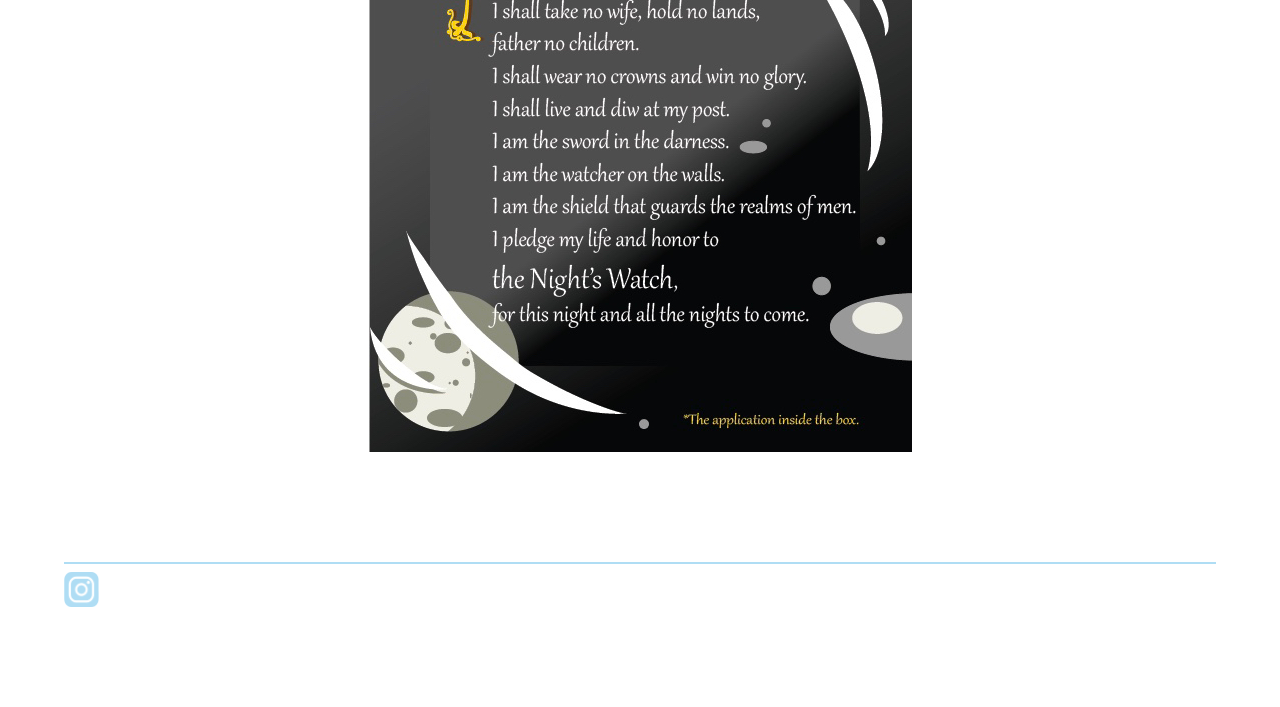
<file: maggie/html/maggie_cereal_box.html>
<!DOCTYPE html>
<html>
    <html lang="en">
        <head>
            <meta charset="UTF-8">
            <title> Cereal Box </title>
            <link href="https://fonts.googleapis.com/css?family=Luckiest+Guy&display=swap" rel="stylesheet">
            <link href="https://fonts.googleapis.com/css?family=Luckiest+Guy|Open+Sans&display=swap" rel="stylesheet">
            <link  rel= "stylesheet" href="../css/maggie_css.css"> 
        </head>
        <header>
            <div class="header_box">
                <div class="header_left"><h1>DAYDREAMER</h1>
                    <h2>THE WORK OF MAGGIE</h2></div>
                <nav class="navbar">
                    <ul>
                        <li><a class="current" href="maggie_home_page.html"> PORTFOLIO</a> </li>
                        <li><a href="maggie_about_page.html">ABOUT</a></li>
                        <li><a  href="maggie_shop_page.html">SHOP</a></li>
                        <li><a  href="maggie_contact_page.html">CONTACT</a></li>
                    </ul>

                </nav>
            </div>
        </header>

        <body>

            <div class="box">
                <img class="big_cloud_cereal" src="../image/big_cloud.png" alt="cloud">
                <img class="small_cloud_cereal" src="../image/small_cloud.png" alt="cloud">
                <h1 class="detail_h1">Cereal Box</h1>
                <div class="detail_text">
                    <p>It is an interesting project that I designed for a particular “client” —John Snow in Game of Throne. Consider John Snow’s personality, I pick three main color palettes for this design: black, white, and gold. In the back side of the cereal box is The Night’s Watch‘s declaration. In general, it would be a cool peripheral product under Game of Throne marketing. 
                    </p></div>
                <div class="detail_image">
                    <img src="../image/cereal/1.jpg" alt="poster"
                         width="40%vw">
                    <br>
                    <img src="../image/cereal/2.jpg" alt="design"
                         width="59%vw">
                    <br>
                 <img src="../image/cereal/3.jpg" alt="design"
                         >
                          <img src="../image/cereal/615971698.jpg" alt="design"
                         >
                    
                </div>




                <footer>
                    <a href="#"> <img class="image" src="../image/IG.png"
                                      alt="IG" width="35rme" height="35rem" >  </a>
                </footer>
            </div>
        </body>






    </html>
</file>
<file: css/maggie_css.css>
/*<!aboutCSS>*/
/*--------------------below is home page----*/
body{
    margin: 4vh 5vw  ;
    display: block;
    text-align: center;
    position: relative;
}
body h1{
    font-family: 'Luckiest Guy', cursive;
    color: #AFDDF4;
    font-size: 5em;
    letter-spacing: 3px;
    margin-top: 2em;
    margin-bottom: 3em;
}
.header_left{
    color:#72C2F7;
}
.header_box h1{
    font-family: 'Luckiest Guy', cursive;
    font-size: 30pt;
    margin: 0;
    letter-spacing: 2px;
    color: #72C2F7;
}
.header_box h2{
    text-align: left;
    font-family: 'Open Sans', sans-serif;
    letter-spacing: 0.5px;
    font-weight: 500;
    font-size:12pt;
    margin: 0;
}

header::after{
    content: '';
    display: table;
    clear: both;
}

.header_left{
    float:left;
    padding: 10px 0;
}
nav{
    text-align: right;
    width: 100%;

}
ul{
    margin: 0;
    padding: 0;
    list-style: none;    
}
nav li{
    font-family: 'Open Sans', sans-serif;
    font-weight: 500;
    letter-spacing: .5px;
    text-transform: uppercase;  
    display: inline-block;
    margin-left: 80px;
    padding-top:61px;
    position: relative;

}
nav a{
    color:#AFDDF4;
    text-decoration: none;
}
nav a:hover{
    text-decoration: underline;
    /*    color:#f06065;*/
    transition: all ease-in-out 200ms;
}
nav .current{ 
    color: #72C2F7;
    font-weight: 600;
}
.big_cloud{
    position: absolute;
    top:15vh;
    left:3vw;
}
.small_cloud{
    position: absolute;
    top:20vh;
    right:10vw;   
}

.wrapper{
    font-family: 'Luckiest Guy', cursive;
    color: #AFDDF4;
    font-size: 5em;
    letter-spacing: 3px;
    position: relative;
    margin: auto;
    margin-bottom: 2em;
}
.wrapper .img{
    opacity: 1;
    display: block;
    transition: .5s ease;    
}
.content{
    position: absolute;
    top: 45%;
        left:50%;
    transform: translate(-50%,-50%);
    -ms-transform: translate(-50%,-50%);
    font-size:1em;
    color: #fff;
    white-space: nowrap;
    overflow:hidden;
}
.content a{
    cursor: pointer;
    text-decoration: none;
    color: #fff; 
     text-shadow: 8px 1px #000;
}
.overlay{
    opacity: 0;
}

.wrapper:hover img{
    opacity: .8
}
.wrapper:hover .overlay{
    opacity: 1
}

footer{
    border-top: solid 2px #AFDDF4 ;
    margin-top:10em;
}
footer img{
    margin-top: .5em;
    display: block;
}

/*------------------------ below is about page----------------------*/


.big_cloud_1{
    position: absolute;
    top:200px;
    right:0;
}
.small_cloud_1{
    position: absolute;
    left:200px;

}
.about_grid_parent{

    display: grid;
    grid-template-columns: 1fr 1fr;
    column-gap:2vw;
    margin:2vh 22.2vw;
}
.about_grid_parent p{
    font-family: 'Open Sans', sans-serif;
    color: #72C2F7;
    text-align: left; 
    font-size: .9em;
}
.about_grid_parent h3{
    font-family: 'Luckiest Guy', cursive;
    font-size: 1.3em;
    letter-spacing: 0.04em;
    text-align: left;
    color: #AFDDF4;
}


/*---------------below is detail comment css---------*/

.detail_text {
    margin: 0 28vw;
    margin-bottom: 10vh;
    text-align: left;
    font-family: 'Open Sans', sans-serif;
    color:#AFDDF4;

}
.detail_h1{
    margin-bottom:0;    
}
.detail_image img{
    margin-bottom:10vh;
}
.image_right_gap{
    padding-right: 1%;
}


/*-------------below is album detail---------*/

.big_cloud_album{
    position: absolute;
    top:100px;

}
.small_cloud_album{
    position: absolute;
    left: 100px;    
}

/*-------------below is brush kid detail---------*/
.big_cloud_brush{
    position: absolute;
    top:30vh;
    left: 5vw;
}
.small_cloud_brush{
    position: absolute;
    top:18vh;
    right: 10vw;    
}


/*-----------below is cereal detail-------*/

.big_cloud_cereal{
    position: absolute;
    top:30vh;
    right: 5vw;
}
.small_cloud_cereal{
    position: absolute;
    top:30vh;
    left: 10vw;   
}
/*-----------below is fantasy detail-------*/

.big_cloud_fantasy{
    position: absolute;
    top:20vh;
    right: 5vw;
}
.small_cloud_fantasy{
    position: absolute;
    top:30vh;
    left: 10vw;   
}
/*-----------below is food detail-------*/



.big_cloud_food{
    position: absolute;
    top:30vh;
    left: 3vw;
}
.small_cloud_food{
    position: absolute;
    top:20vh;
    left: 20vw;
}
.food_process img{
    margin-bottom: 0;
}
.food_process{
    margin-bottom: 10vh;
}
.food_process h2{
    font-family: 'Open Sans', sans-serif;
    letter-spacing: 0.5px;
    font-weight: 500;
    font-size:1.3e,;
    color: #AFDDF4;
    margin-top: 4vh;
    text-transform: uppercase;
    margin-bottom: 1vh;
    text-align: left;
    margin-left: 28vw;
}
.food_process p{
    margin: 0 28vw;
    margin-bottom: 2vh;
    text-align: left;
    font-family: 'Open Sans', sans-serif;
    color:#AFDDF4;
}

/*

--------------------- below is lineart--------------
*/


.big_cloud_line{
    position: absolute;
    top:20vh;
    right: 3vw;
}
.small_cloud_line{
    position: absolute;
    top:30vh;
    left: 3vw;
}



/*--------------------- below is shop--------------*/

/*See another css*/
</file>
<file: maggie/css/maggie_css.css>
/*<!aboutCSS>*/
/*--------------------below is home page----*/
body{
    margin: 4vh 5vw  ;
    display: block;
    text-align: center;
    position: relative;
}
body h1{
    font-family: 'Luckiest Guy', cursive;
    color: #AFDDF4;
    font-size: 5em;
    letter-spacing: 3px;
    margin-top: 2em;
    margin-bottom: 3em;
}
.header_left{
    color:#72C2F7;
}
.header_box h1{
    font-family: 'Luckiest Guy', cursive;
    font-size: 30pt;
    margin: 0;
    letter-spacing: 2px;
    color: #72C2F7;
}
.header_box h2{
    text-align: left;
    font-family: 'Open Sans', sans-serif;
    letter-spacing: 0.5px;
    font-weight: 500;
    font-size:12pt;
    margin: 0;
}

header::after{
    content: '';
    display: table;
    clear: both;
}

.header_left{
    float:left;
    padding: 10px 0;
}
nav{
    text-align: right;
    width: 100%;

}
ul{
    margin: 0;
    padding: 0;
    list-style: none;    
}
nav li{
    font-family: 'Open Sans', sans-serif;
    font-weight: 500;
    letter-spacing: .5px;
    text-transform: uppercase;  
    display: inline-block;
    margin-left: 80px;
    padding-top:61px;
    position: relative;

}
nav a{
    color:#AFDDF4;
    text-decoration: none;
}
nav a:hover{
    text-decoration: underline;
    /*    color:#f06065;*/
    transition: all ease-in-out 200ms;
}
nav .current{ 
    color: #72C2F7;
    font-weight: 600;
}
.big_cloud{
    position: absolute;
    top:150px;
    left:50px;
}
.small_cloud{
    position: absolute;
    top:500px;
    right:20px;   
}
.image{
    margin-bottom: 6.25em;
}
footer{
    border-top: solid 2px #AFDDF4 ;
    margin-top:1em;
}
footer img{
    margin-top: .5em;
    display: block;
}

/*------------------------ below is about page----------------------*/


.big_cloud_1{
    position: absolute;
    top:200px;
    right:0;
}
.small_cloud_1{
    position: absolute;
    left:200px;

}
.about_grid_parent{

    display: grid;
    grid-template-columns: 1fr 1fr;
    column-gap:2vw;
    margin:2vh 22.2vw;
}
.about_grid_parent p{
    font-family: 'Open Sans', sans-serif;
    color: #72C2F7;
    text-align: left; 
    font-size: .9em;
}
.about_grid_parent h3{
    font-family: 'Luckiest Guy', cursive;
    font-size: 1.3em;
    letter-spacing: 0.04em;
    text-align: left;
    color: #AFDDF4;
}


/*---------------below is detail comment css---------*/

.detail_text {
    margin: 0 28vw;
    margin-bottom: 10vh;
    text-align: left;
    font-family: 'Open Sans', sans-serif;
    color:#AFDDF4;

}
.detail_h1{
    margin-bottom:0;    
}
.detail_image img{
    margin-bottom:10vh;
}
.image_right_gap{
    padding-right: 1%;
}


/*-------------below is album detail---------*/

.big_cloud_album{
    position: absolute;
    top:22vh;
    left: 10vw;
}
.small_cloud_album{
    position: absolute;
    top:18vh;
    left: 10vw;    
}

/*-------------below is brush kid detail---------*/
.big_cloud_brush{
    position: absolute;
    top:30vh;
    left: 5vw;
}
.small_cloud_brush{
    position: absolute;
    top:18vh;
    right: 10vw;    
}


/*-----------below is cereal detail-------*/

.big_cloud_cereal{
    position: absolute;
    top:30vh;
    right: 5vw;
}
.small_cloud_cereal{
    position: absolute;
    top:30vh;
    left: 10vw;   
}
/*-----------below is fantasy detail-------*/

.big_cloud_fantasy{
    position: absolute;
    top:20vh;
    right: 5vw;
}
.small_cloud_fantasy{
    position: absolute;
    top:30vh;
    left: 10vw;   
}
/*-----------below is food detail-------*/



.big_cloud_food{
    position: absolute;
    top:30vh;
    left: 3vw;
}
.small_cloud_food{
    position: absolute;
    top:20vh;
    left: 20vw;
}
.food_process img{
    margin-bottom: 0;
}
.food_process{
    margin-bottom: 10vh;
}
.food_process h2{
    font-family: 'Open Sans', sans-serif;
    letter-spacing: 0.5px;
    font-weight: 500;
    font-size:1.3e,;
    color: #AFDDF4;
    margin-top: 4vh;
    text-transform: uppercase;
    margin-bottom: 1vh;
    text-align: left;
    margin-left: 28vw;
}
.food_process p{
    margin: 0 28vw;
    margin-bottom: 2vh;
    text-align: left;
    font-family: 'Open Sans', sans-serif;
    color:#AFDDF4;
}
</file>
